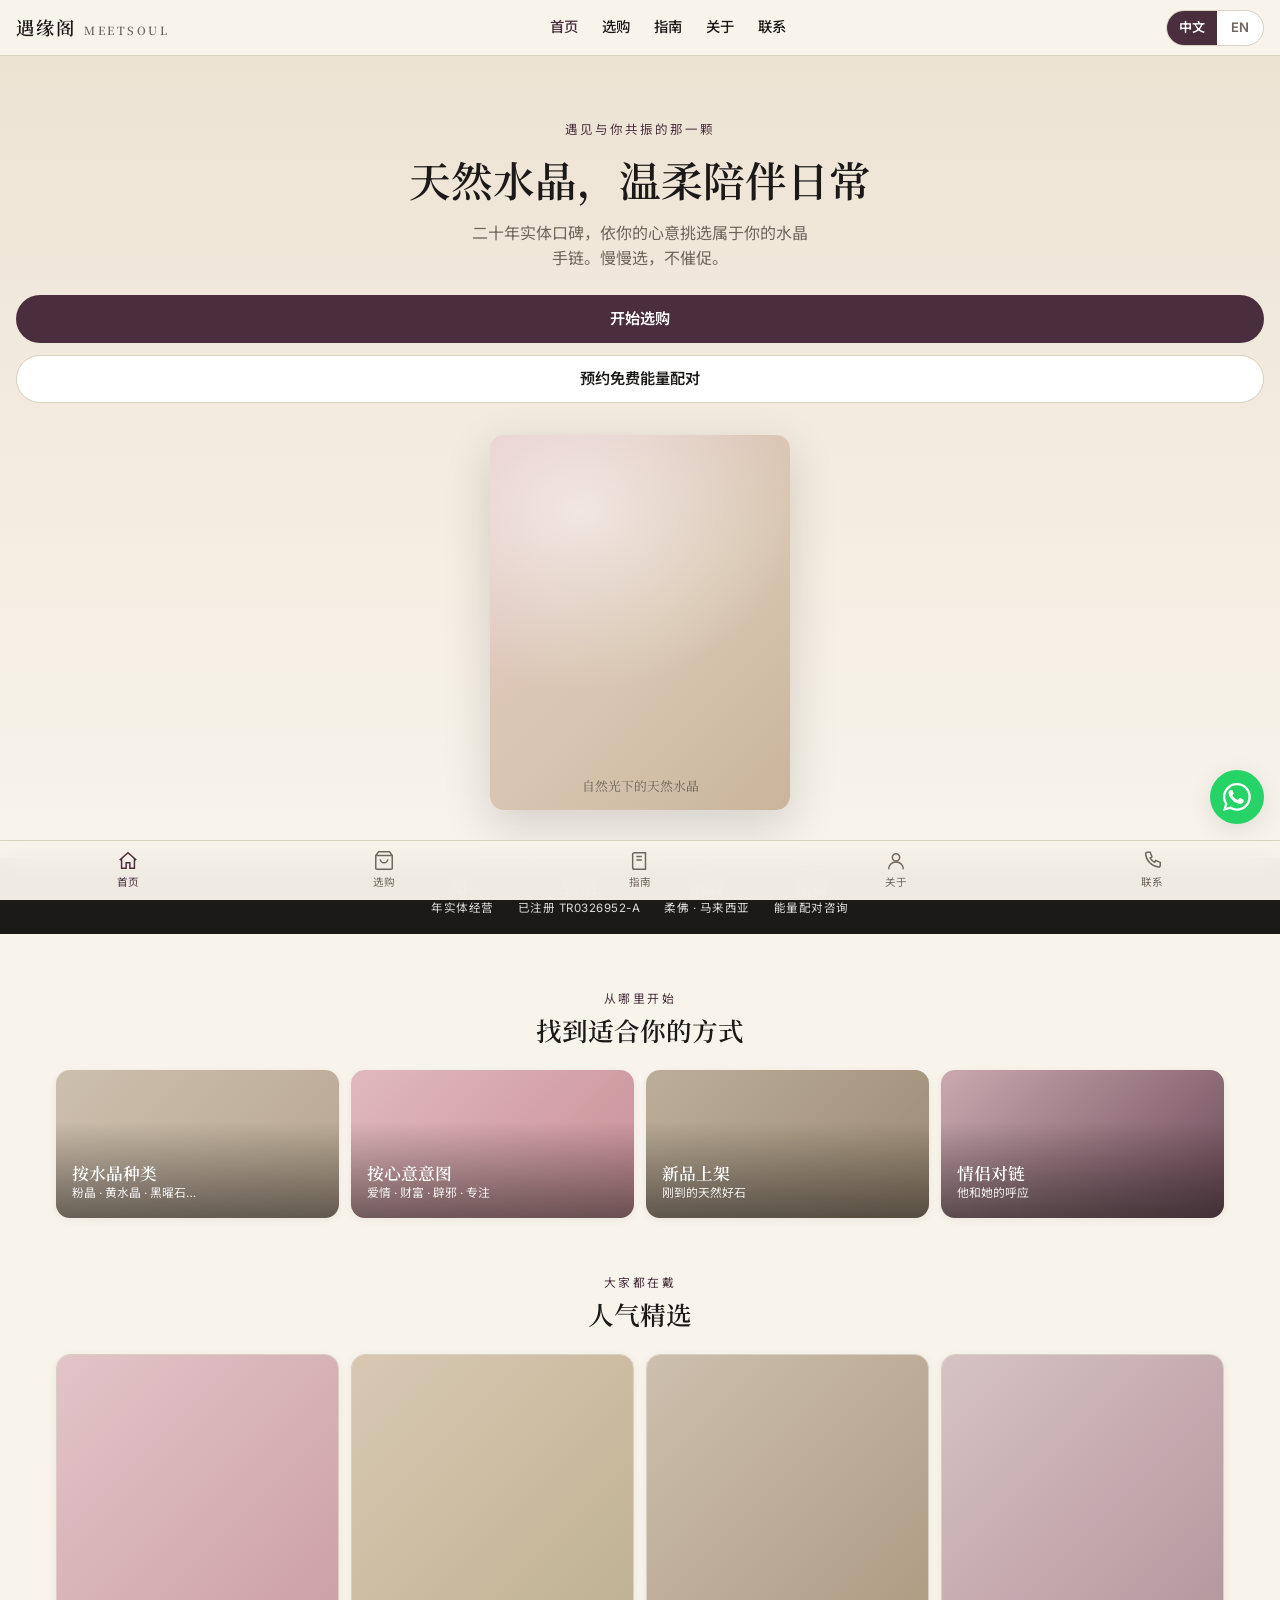
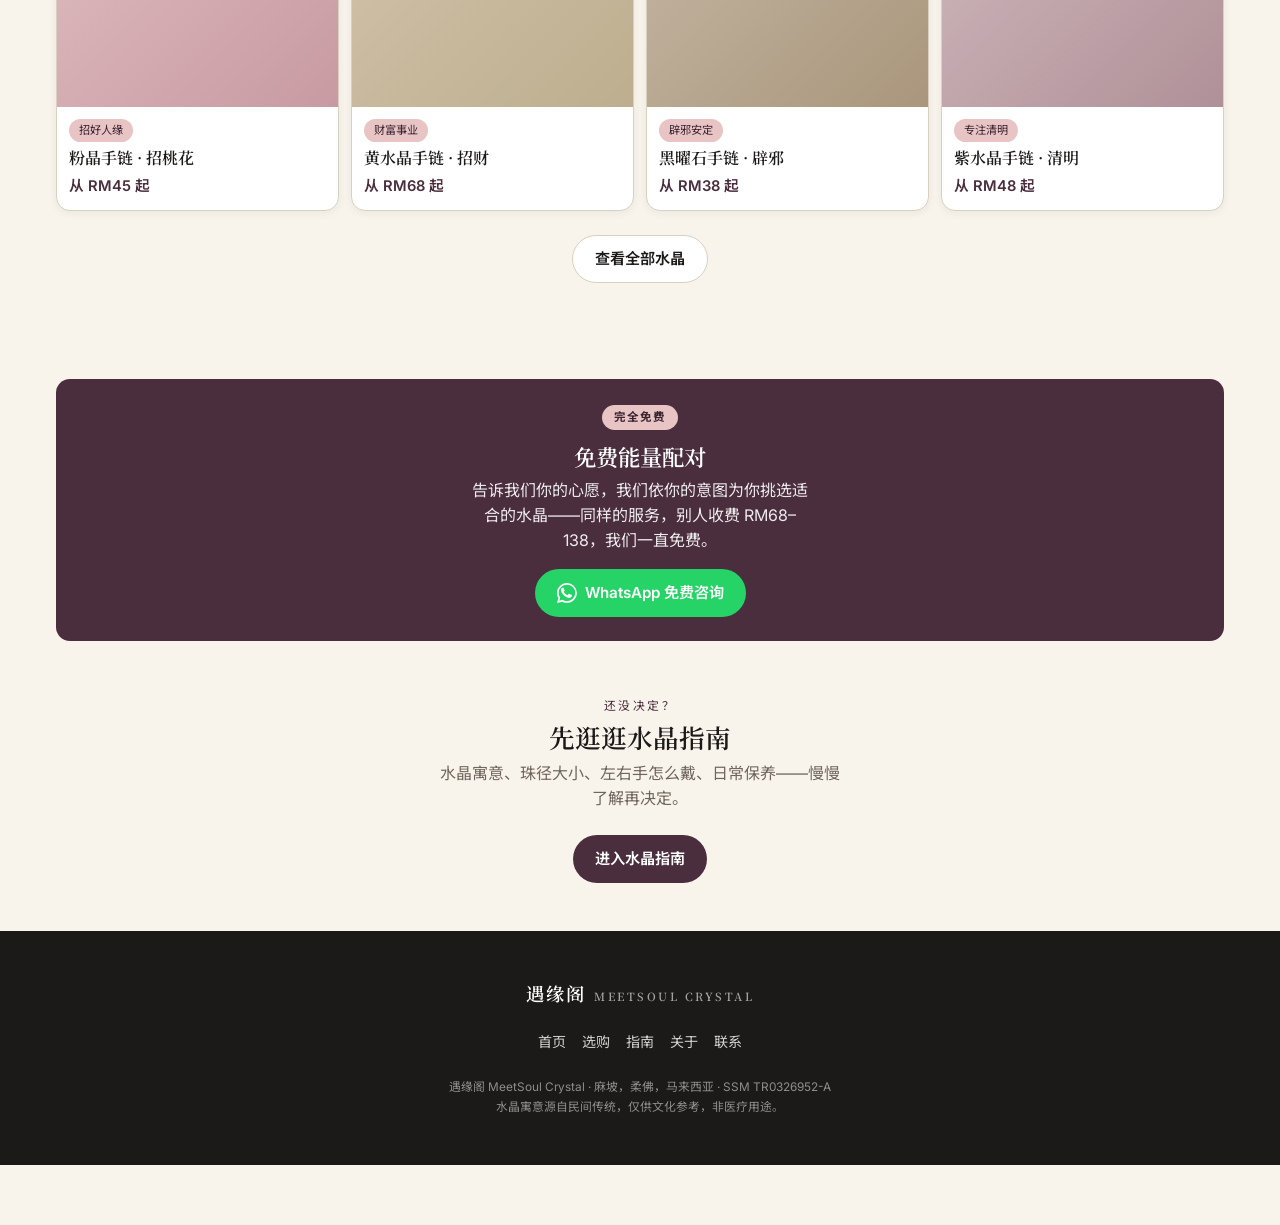
<file: meetsoul/index.html>
<!DOCTYPE html>
<html lang="zh">
<head>
<meta charset="UTF-8">
<meta name="viewport" content="width=device-width, initial-scale=1.0, viewport-fit=cover">
<meta name="theme-color" content="#F8F4EC">
<title>遇缘阁 MeetSoul Crystal · 天然水晶手链</title>
<meta name="description" content="遇缘阁 MeetSoul Crystal — 二十年实体口碑，天然水晶手链。依意图选石，免费能量配对，WhatsApp 下单。">
<link rel="preconnect" href="https://fonts.googleapis.com">
<link rel="preconnect" href="https://fonts.gstatic.com" crossorigin>
<link href="https://fonts.googleapis.com/css2?family=Cormorant+Garamond:wght@500;600&family=Inter:wght@400;500;600;700&family=Noto+Sans+SC:wght@400;500;700&family=Noto+Serif+SC:wght@500;600&display=swap" rel="stylesheet">
<link rel="stylesheet" href="assets/styles.css">
</head>
<body>

<!-- ░░ TOP BAR ░░ -->
<header class="topbar">
  <a class="brand" href="index.html" aria-label="MeetSoul Crystal home">
    <span class="zh">遇缘阁</span><span class="en">MeetSoul</span>
  </a>
  <nav class="top-links" aria-label="Primary">
    <a href="index.html" aria-current="page" data-zh="首页" data-en="Home">首页</a>
    <a href="shop.html" data-zh="选购" data-en="Shop">选购</a>
    <a href="guide.html" data-zh="指南" data-en="Guide">指南</a>
    <a href="about.html" data-zh="关于" data-en="About">关于</a>
    <a href="contact.html" data-zh="联系" data-en="Contact">联系</a>
  </nav>
  <div class="lang-switch" role="group" aria-label="Language / 语言">
    <button data-lang-btn="zh" aria-pressed="true">中文</button>
    <button data-lang-btn="en" aria-pressed="false">EN</button>
  </div>
</header>

<main>
  <!-- ░░ HERO ░░ -->
  <section class="hero">
    <p class="kicker" data-zh="遇见与你共振的那一颗" data-en="Find the one that resonates">遇见与你共振的那一颗</p>
    <h1 data-zh="天然水晶，温柔陪伴日常" data-en="Natural crystals, quietly with you">天然水晶，温柔陪伴日常</h1>
    <p data-zh="二十年实体口碑，依你的心意挑选属于你的水晶手链。慢慢选，不催促。" data-en="Twenty years offline, now online. Choose the bracelet that feels like yours — gently, no rush.">二十年实体口碑，依你的心意挑选属于你的水晶手链。慢慢选，不催促。</p>
    <div class="hero-cta">
      <a class="btn btn-primary btn-block" href="shop.html" data-zh="开始选购" data-en="Start shopping">开始选购</a>
      <a class="btn btn-ghost btn-block" href="contact.html" data-zh="预约免费能量配对" data-en="Free energy matching">预约免费能量配对</a>
    </div>
    <div class="hero-figure" role="img" aria-label="A soft-lit natural crystal bracelet resting on a marble tray / 大理石托盘上的天然水晶手链">
      <span data-zh="自然光下的天然水晶" data-en="Natural crystals in soft light">自然光下的天然水晶</span>
    </div>
  </section>

  <!-- ░░ TRUST STRIP (brief §5) ░░ -->
  <section class="trust" aria-label="Trust">
    <div><strong>20+</strong><span data-zh="年实体经营" data-en="years offline">年实体经营</span></div>
    <div><strong>SSM</strong><span data-zh="已注册 TR0326952-A" data-en="registered TR0326952-A">已注册 TR0326952-A</span></div>
    <div><strong data-zh="麻坡" data-en="Tangkak">麻坡</strong><span data-zh="柔佛 · 马来西亚" data-en="Johor · Malaysia">柔佛 · 马来西亚</span></div>
    <div><strong data-zh="免费" data-en="Free">免费</strong><span data-zh="能量配对咨询" data-en="energy matching">能量配对咨询</span></div>
  </section>

  <!-- ░░ ENTRY CARDS (brief §5) ░░ -->
  <section class="section wrap">
    <div class="sec-head">
      <p class="eyebrow" data-zh="从哪里开始" data-en="Where to begin">从哪里开始</p>
      <h2 data-zh="找到适合你的方式" data-en="Find your way in">找到适合你的方式</h2>
    </div>
    <div class="entry-grid">
      <a class="entry-card ec-stone" href="shop.html">
        <h3 data-zh="按水晶种类" data-en="By Stone">按水晶种类</h3>
        <span data-zh="粉晶 · 黄水晶 · 黑曜石…" data-en="Rose quartz · citrine · obsidian…">粉晶 · 黄水晶 · 黑曜石…</span>
      </a>
      <a class="entry-card ec-intent" href="shop.html#intention">
        <h3 data-zh="按心意意图" data-en="By Intention">按心意意图</h3>
        <span data-zh="爱情 · 财富 · 辟邪 · 专注" data-en="Love · wealth · calm · focus">爱情 · 财富 · 辟邪 · 专注</span>
      </a>
      <a class="entry-card ec-new" href="shop.html">
        <h3 data-zh="新品上架" data-en="New Arrivals">新品上架</h3>
        <span data-zh="刚到的天然好石" data-en="Just in">刚到的天然好石</span>
      </a>
      <a class="entry-card ec-couple" href="shop.html?format=couple">
        <h3 data-zh="情侣对链" data-en="Couple Sets">情侣对链</h3>
        <span data-zh="他和她的呼应" data-en="His & hers">他和她的呼应</span>
      </a>
    </div>
  </section>

  <!-- ░░ BESTSELLERS ░░ -->
  <section class="section wrap" style="padding-top:0">
    <div class="sec-head">
      <p class="eyebrow" data-zh="大家都在戴" data-en="Loved by many">大家都在戴</p>
      <h2 data-zh="人气精选" data-en="Bestsellers">人气精选</h2>
    </div>
    <div class="prod-grid" id="home-bestsellers"></div>
    <div class="center" style="margin-top:24px">
      <a class="btn btn-ghost" href="shop.html" data-zh="查看全部水晶" data-en="View all crystals">查看全部水晶</a>
    </div>
  </section>

  <!-- ░░ LEAD MAGNET (brief §6) ░░ -->
  <section class="section wrap">
    <div class="lead reveal">
      <span class="free-pill" data-zh="完全免费" data-en="ALWAYS FREE">完全免费</span>
      <h2 data-zh="免费能量配对" data-en="Free Energy Matching">免费能量配对</h2>
      <p data-zh="告诉我们你的心愿，我们依你的意图为你挑选适合的水晶——同样的服务，别人收费 RM68–138，我们一直免费。" data-en="Tell us what you're hoping for, and we'll suggest stones that fit your intention. Others charge RM68–138 — with us it's always free.">告诉我们你的心愿，我们依你的意图为你挑选适合的水晶——同样的服务，别人收费 RM68–138，我们一直免费。</p>
      <a class="btn btn-wa" data-wa-zh="你好 MeetSoul！我想要免费的能量配对咨询 🙏" data-wa-en="Hi MeetSoul! I'd love a free energy-matching consultation 🙏" href="#">
        <svg viewBox="0 0 24 24" aria-hidden="true"><path d="M.06 24l1.68-6.13A11.87 11.87 0 010 11.92C0 5.34 5.35 0 11.93 0a11.82 11.82 0 018.41 3.49 11.82 11.82 0 013.49 8.43c0 6.58-5.35 11.92-11.93 11.92a11.94 11.94 0 01-5.7-1.45L.06 24zM6.6 20.2l.36.21a9.9 9.9 0 004.96 1.36 9.92 9.92 0 009.92-9.91 9.85 9.85 0 00-2.9-7.01A9.84 9.84 0 0011.93 2a9.92 9.92 0 00-9.92 9.91c0 1.9.54 3.74 1.56 5.33l.24.38-1 3.63 3.79-1.05zM17.5 14.3c-.08-.13-.3-.21-.62-.37s-1.9-.94-2.19-1.04-.51-.16-.72.16-.83 1.03-1.02 1.25-.37.24-.69.08a8.1 8.1 0 01-2.39-1.47 9 9 0 01-1.66-2.06c-.17-.3 0-.46.13-.62s.3-.36.44-.54.19-.3.29-.51.05-.38-.03-.54-.72-1.74-1-2.38c-.26-.62-.53-.54-.72-.55l-.62-.01a1.18 1.18 0 00-.86.4c-.3.32-1.13 1.1-1.13 2.69s1.16 3.12 1.32 3.34 2.28 3.48 5.52 4.88c.77.33 1.37.53 1.84.68.77.25 1.48.21 2.03.13.62-.09 1.9-.78 2.17-1.53s.27-1.39.19-1.53z"/></svg>
        <span data-zh="WhatsApp 免费咨询" data-en="Ask on WhatsApp">WhatsApp 免费咨询</span>
      </a>
    </div>
  </section>

  <!-- ░░ GUIDE TEASER (brief §5) ░░ -->
  <section class="section wrap" style="padding-top:0">
    <div class="sec-head">
      <p class="eyebrow" data-zh="还没决定？" data-en="Not sure yet?">还没决定？</p>
      <h2 data-zh="先逛逛水晶指南" data-en="Browse the Guide first">先逛逛水晶指南</h2>
      <p data-zh="水晶寓意、珠径大小、左右手怎么戴、日常保养——慢慢了解再决定。" data-en="Meanings, bead sizes, which hand to wear, simple care — learn first, decide later.">水晶寓意、珠径大小、左右手怎么戴、日常保养——慢慢了解再决定。</p>
    </div>
    <div class="center">
      <a class="btn btn-primary" href="guide.html" data-zh="进入水晶指南" data-en="Open the Guide">进入水晶指南</a>
    </div>
  </section>
</main>

<!-- ░░ FOOTER ░░ -->
<footer class="footer">
  <div class="brand" style="justify-content:center"><span class="zh">遇缘阁</span><span class="en">MeetSoul Crystal</span></div>
  <nav aria-label="Footer">
    <a href="index.html" data-zh="首页" data-en="Home">首页</a>
    <a href="shop.html" data-zh="选购" data-en="Shop">选购</a>
    <a href="guide.html" data-zh="指南" data-en="Guide">指南</a>
    <a href="about.html" data-zh="关于" data-en="About">关于</a>
    <a href="contact.html" data-zh="联系" data-en="Contact">联系</a>
  </nav>
  <p class="legal">
    <span data-zh="遇缘阁 MeetSoul Crystal · 麻坡，柔佛，马来西亚 · SSM TR0326952-A" data-en="MeetSoul Crystal · Tangkak, Johor, Malaysia · SSM TR0326952-A">遇缘阁 MeetSoul Crystal · 麻坡，柔佛，马来西亚 · SSM TR0326952-A</span><br>
    <span data-zh="水晶寓意源自民间传统，仅供文化参考，非医疗用途。" data-en="Crystal meanings reflect folk tradition, shared for cultural interest only — not medical advice.">水晶寓意源自民间传统，仅供文化参考，非医疗用途。</span>
  </p>
</footer>

<!-- ░░ BOTTOM TAB BAR (brief §5) ░░ -->
<nav class="tabbar" aria-label="Mobile primary">
  <a href="index.html" aria-current="page">
    <svg viewBox="0 0 24 24" aria-hidden="true"><path d="M3 11l9-8 9 8M5 10v10h5v-6h4v6h5V10"/></svg>
    <span data-zh="首页" data-en="Home">首页</span>
  </a>
  <a href="shop.html">
    <svg viewBox="0 0 24 24" aria-hidden="true"><path d="M6 2L3 6v14a1 1 0 001 1h16a1 1 0 001-1V6l-3-4zM3 6h18M16 10a4 4 0 01-8 0"/></svg>
    <span data-zh="选购" data-en="Shop">选购</span>
  </a>
  <a href="guide.html">
    <svg viewBox="0 0 24 24" aria-hidden="true"><path d="M4 5a2 2 0 012-2h12v18H6a2 2 0 01-2-2zM18 3v18M8 7h6M8 11h6"/></svg>
    <span data-zh="指南" data-en="Guide">指南</span>
  </a>
  <a href="about.html">
    <svg viewBox="0 0 24 24" aria-hidden="true"><circle cx="12" cy="8" r="4"/><path d="M4 21a8 8 0 0116 0"/></svg>
    <span data-zh="关于" data-en="About">关于</span>
  </a>
  <a href="contact.html">
    <svg viewBox="0 0 24 24" aria-hidden="true"><path d="M21 16.5a2 2 0 01-2 2 16 16 0 01-14-14 2 2 0 012-2h3l2 5-2 1a12 12 0 005 5l1-2 5 2z"/></svg>
    <span data-zh="联系" data-en="Contact">联系</span>
  </a>
</nav>

<!-- ░░ FLOATING WHATSAPP (brief §5) ░░ -->
<a class="wa-float" data-wa-zh="你好 MeetSoul！我想咨询水晶 🙏" data-wa-en="Hi MeetSoul! I'd like to ask about your crystals 🙏" href="#" aria-label="WhatsApp">
  <svg viewBox="0 0 24 24" aria-hidden="true"><path d="M.06 24l1.68-6.13A11.87 11.87 0 010 11.92C0 5.34 5.35 0 11.93 0a11.82 11.82 0 018.41 3.49 11.82 11.82 0 013.49 8.43c0 6.58-5.35 11.92-11.93 11.92a11.94 11.94 0 01-5.7-1.45L.06 24zM6.6 20.2l.36.21a9.9 9.9 0 004.96 1.36 9.92 9.92 0 009.92-9.91 9.85 9.85 0 00-2.9-7.01A9.84 9.84 0 0011.93 2a9.92 9.92 0 00-9.92 9.91c0 1.9.54 3.74 1.56 5.33l.24.38-1 3.63 3.79-1.05zM17.5 14.3c-.08-.13-.3-.21-.62-.37s-1.9-.94-2.19-1.04-.51-.16-.72.16-.83 1.03-1.02 1.25-.37.24-.69.08a8.1 8.1 0 01-2.39-1.47 9 9 0 01-1.66-2.06c-.17-.3 0-.46.13-.62s.3-.36.44-.54.19-.3.29-.51.05-.38-.03-.54-.72-1.74-1-2.38c-.26-.62-.53-.54-.72-.55l-.62-.01a1.18 1.18 0 00-.86.4c-.3.32-1.13 1.1-1.13 2.69s1.16 3.12 1.32 3.34 2.28 3.48 5.52 4.88c.77.33 1.37.53 1.84.68.77.25 1.48.21 2.03.13.62-.09 1.9-.78 2.17-1.53s.27-1.39.19-1.53z"/></svg>
</a>

<script src="assets/data.js"></script>
<script src="assets/app.js"></script>
<script>
/* Home bestsellers */
(function(){
  var grid=document.getElementById("home-bestsellers"); if(!grid||typeof PRODUCTS==="undefined")return;
  var SW={s1:"linear-gradient(135deg,#e3c4c8,#c89aa1)",s2:"linear-gradient(135deg,#d8c8b2,#bcae8e)",s3:"linear-gradient(135deg,#cdbfae,#a9967c)",s4:"linear-gradient(135deg,#d6c2c5,#b09098)"};
  function render(){
    var t=function(zh,en){return window.MS.lang()==="zh"?zh:en;};
    grid.innerHTML=PRODUCTS.slice(0,4).map(function(p){
      var from=p.sizes[0].total;
      return '<a class="prod-card reveal in" href="product.html?id='+p.id+'">'+
        '<div class="prod-thumb" style="background:'+(SW[p.swatch]||SW.s1)+'"></div>'+
        '<div class="prod-body"><span class="tag">'+t(p.tag_zh,p.tag_en)+'</span>'+
        '<span class="name">'+t(p.name_zh,p.name_en)+'</span>'+
        '<span class="price">'+t("从 "+from+" 起","from "+from)+'</span></div></a>';
    }).join("");
  }
  render(); document.addEventListener("langchange",render);
})();
</script>
</body>
</html>
</file>
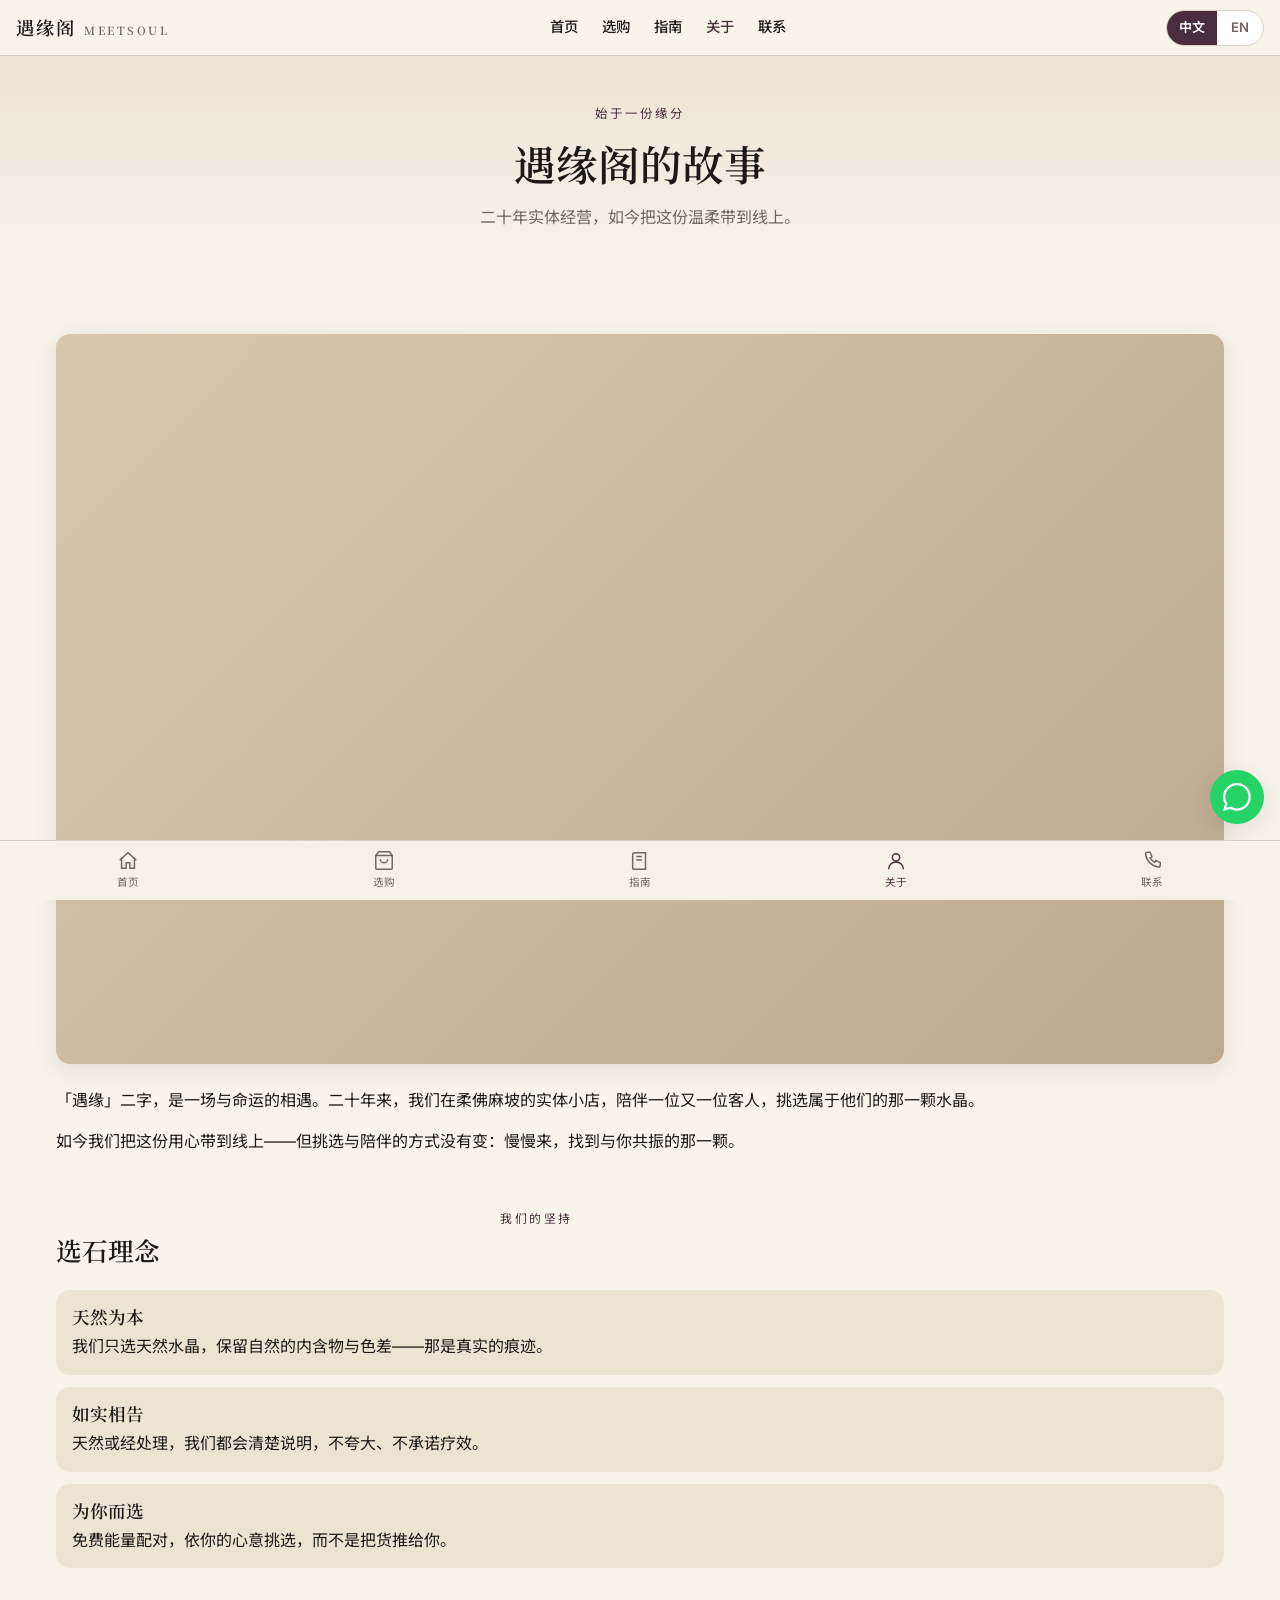
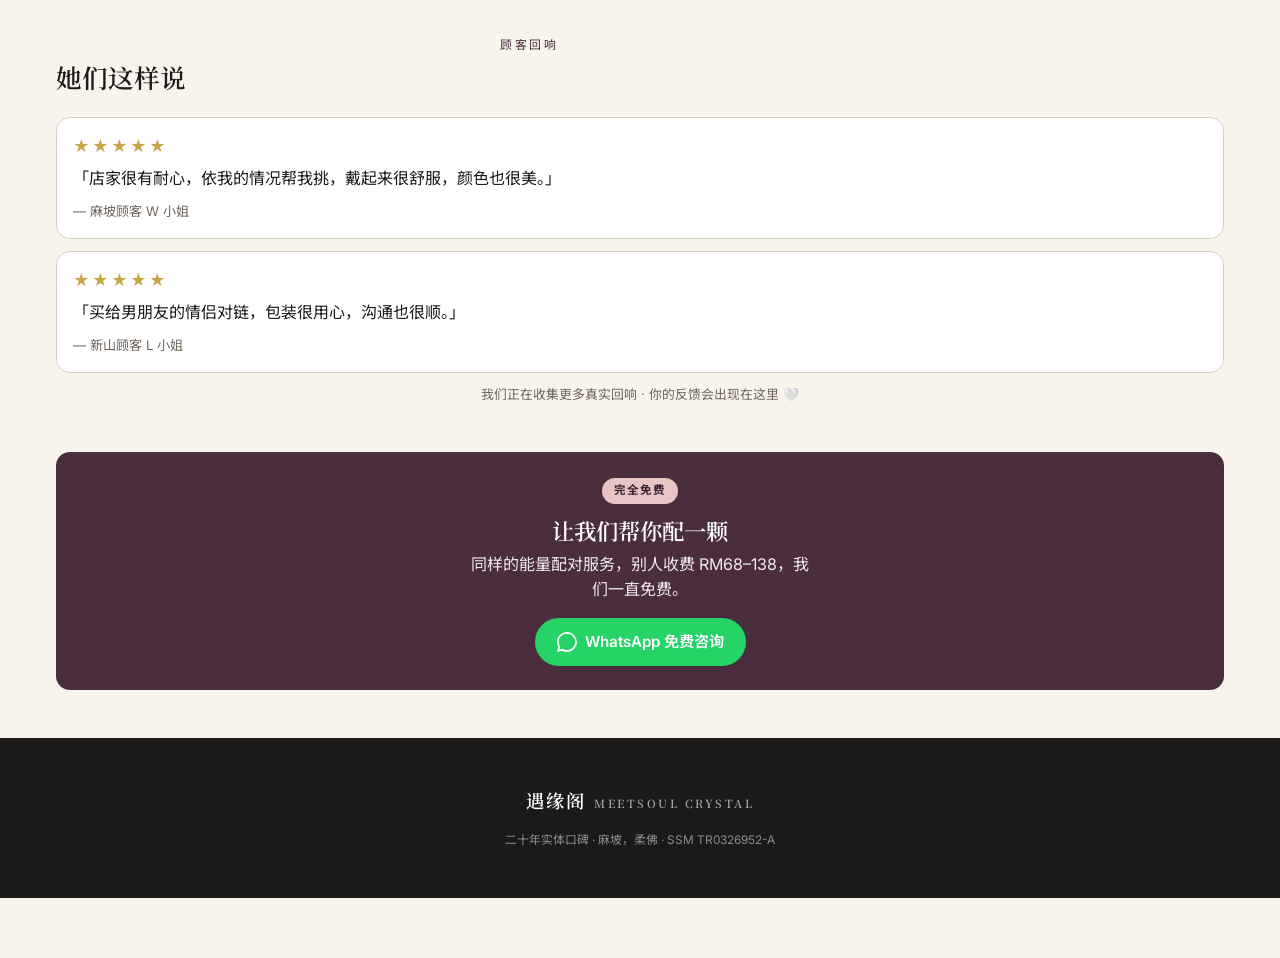
<file: meetsoul/about.html>
<!DOCTYPE html>
<html lang="zh">
<head>
<meta charset="UTF-8">
<meta name="viewport" content="width=device-width, initial-scale=1.0, viewport-fit=cover">
<meta name="theme-color" content="#F8F4EC">
<title>关于我们 · 遇缘阁 MeetSoul Crystal</title>
<meta name="description" content="遇缘阁 MeetSoul Crystal — 二十年实体口碑，源自麻坡。我们的品牌故事、选石理念与顾客回响。">
<link rel="preconnect" href="https://fonts.googleapis.com">
<link rel="preconnect" href="https://fonts.gstatic.com" crossorigin>
<link href="https://fonts.googleapis.com/css2?family=Cormorant+Garamond:wght@500;600&family=Inter:wght@400;500;600;700&family=Noto+Sans+SC:wght@400;500;700&family=Noto+Serif+SC:wght@500;600&display=swap" rel="stylesheet">
<link rel="stylesheet" href="assets/styles.css">
</head>
<body>

<header class="topbar">
  <a class="brand" href="index.html" aria-label="MeetSoul Crystal home"><span class="zh">遇缘阁</span><span class="en">MeetSoul</span></a>
  <nav class="top-links" aria-label="Primary">
    <a href="index.html" data-zh="首页" data-en="Home">首页</a>
    <a href="shop.html" data-zh="选购" data-en="Shop">选购</a>
    <a href="guide.html" data-zh="指南" data-en="Guide">指南</a>
    <a href="about.html" aria-current="page" data-zh="关于" data-en="About">关于</a>
    <a href="contact.html" data-zh="联系" data-en="Contact">联系</a>
  </nav>
  <div class="lang-switch" role="group" aria-label="Language / 语言">
    <button data-lang-btn="zh" aria-pressed="true">中文</button>
    <button data-lang-btn="en" aria-pressed="false">EN</button>
  </div>
</header>

<main>
  <section class="hero" style="padding-block:48px 32px">
    <p class="kicker" data-zh="始于一份缘分" data-en="An encounter of fate">始于一份缘分</p>
    <h1 data-zh="遇缘阁的故事" data-en="The MeetSoul story">遇缘阁的故事</h1>
    <p data-zh="二十年实体经营，如今把这份温柔带到线上。" data-en="Twenty years offline — now bringing that warmth online.">二十年实体经营，如今把这份温柔带到线上。</p>
  </section>

  <section class="section wrap">
    <div class="story-fig reveal" role="img" aria-label="MeetSoul's physical crystal store in Tangkak, with crystals on a wooden tray / 麻坡实体店内木盘上的水晶"></div>
    <p data-zh="「遇缘」二字，是一场与命运的相遇。二十年来，我们在柔佛麻坡的实体小店，陪伴一位又一位客人，挑选属于他们的那一颗水晶。" data-en="'MeetSoul / 遇缘' means an encounter of fate. For twenty years, from our physical store in Tangkak, Johor, we've helped one customer after another find the stone that's theirs.">「遇缘」二字，是一场与命运的相遇。二十年来，我们在柔佛麻坡的实体小店，陪伴一位又一位客人，挑选属于他们的那一颗水晶。</p>
    <p style="margin-top:16px" data-zh="如今我们把这份用心带到线上——但挑选与陪伴的方式没有变：慢慢来，找到与你共振的那一颗。" data-en="Now we bring that care online — but the way we choose and accompany hasn't changed: slowly, until you find the one that resonates with you.">如今我们把这份用心带到线上——但挑选与陪伴的方式没有变：慢慢来，找到与你共振的那一颗。</p>
  </section>

  <!-- ░░ VALUES / SOURCING ░░ -->
  <section class="section wrap" style="padding-top:0">
    <div class="sec-head" style="text-align:left">
      <p class="eyebrow" data-zh="我们的坚持" data-en="What we stand by">我们的坚持</p>
      <h2 data-zh="选石理念" data-en="Sourcing philosophy">选石理念</h2>
    </div>
    <div class="value-card reveal"><h3 data-zh="天然为本" data-en="Natural first">天然为本</h3><p data-zh="我们只选天然水晶，保留自然的内含物与色差——那是真实的痕迹。" data-en="We choose natural stones, keeping their inclusions and slight colour variation — the marks of the real thing.">我们只选天然水晶，保留自然的内含物与色差——那是真实的痕迹。</p></div>
    <div class="value-card reveal"><h3 data-zh="如实相告" data-en="Honest by default">如实相告</h3><p data-zh="天然或经处理，我们都会清楚说明，不夸大、不承诺疗效。" data-en="Natural or treated, we say so plainly — no exaggeration, no health claims.">天然或经处理，我们都会清楚说明，不夸大、不承诺疗效。</p></div>
    <div class="value-card reveal"><h3 data-zh="为你而选" data-en="Chosen for you">为你而选</h3><p data-zh="免费能量配对，依你的心意挑选，而不是把货推给你。" data-en="Free energy matching — chosen for your intention, not pushed onto you.">免费能量配对，依你的心意挑选，而不是把货推给你。</p></div>
  </section>

  <!-- ░░ REVIEWS (brief §6: start collecting) ░░ -->
  <section class="section wrap" style="padding-top:0">
    <div class="sec-head" style="text-align:left">
      <p class="eyebrow" data-zh="顾客回响" data-en="In their words">顾客回响</p>
      <h2 data-zh="她们这样说" data-en="What customers say">她们这样说</h2>
    </div>
    <div class="review reveal">
      <div class="stars" aria-label="5 out of 5">★★★★★</div>
      <p data-zh="「店家很有耐心，依我的情况帮我挑，戴起来很舒服，颜色也很美。」" data-en="“So patient — they matched a stone to my situation. Comfortable to wear and the colour is lovely.”">「店家很有耐心，依我的情况帮我挑，戴起来很舒服，颜色也很美。」</p>
      <p class="who" data-zh="— 麻坡顾客 W 小姐" data-en="— Ms W, Tangkak">— 麻坡顾客 W 小姐</p>
    </div>
    <div class="review reveal">
      <div class="stars" aria-label="5 out of 5">★★★★★</div>
      <p data-zh="「买给男朋友的情侣对链，包装很用心，沟通也很顺。」" data-en="“Bought a couple set for my partner — thoughtfully packed and easy to deal with.”">「买给男朋友的情侣对链，包装很用心，沟通也很顺。」</p>
      <p class="who" data-zh="— 新山顾客 L 小姐" data-en="— Ms L, Johor Bahru">— 新山顾客 L 小姐</p>
    </div>
    <p class="muted center" style="font-size:.8rem" data-zh="我们正在收集更多真实回响 · 你的反馈会出现在这里 🤍" data-en="We're gathering more real reviews · yours could appear here 🤍">我们正在收集更多真实回响 · 你的反馈会出现在这里 🤍</p>
  </section>

  <section class="section wrap" style="padding-top:0">
    <div class="lead reveal">
      <span class="free-pill" data-zh="完全免费" data-en="ALWAYS FREE">完全免费</span>
      <h2 data-zh="让我们帮你配一颗" data-en="Let us match you a stone">让我们帮你配一颗</h2>
      <p data-zh="同样的能量配对服务，别人收费 RM68–138，我们一直免费。" data-en="The same matching others charge RM68–138 for — always free with us.">同样的能量配对服务，别人收费 RM68–138，我们一直免费。</p>
      <a class="btn btn-wa" data-wa-zh="你好 MeetSoul！我想要免费的能量配对咨询 🙏" data-wa-en="Hi MeetSoul! I'd love a free energy-matching consultation 🙏" href="#">
        <svg viewBox="0 0 24 24" aria-hidden="true"><path d="M.06 24l1.68-6.13A11.87 11.87 0 010 11.92C0 5.34 5.35 0 11.93 0a11.82 11.82 0 018.41 3.49 11.82 11.82 0 013.49 8.43c0 6.58-5.35 11.92-11.93 11.92a11.94 11.94 0 01-5.7-1.45L.06 24zM6.6 20.2l.36.21a9.9 9.9 0 004.96 1.36 9.92 9.92 0 009.92-9.91 9.85 9.85 0 00-2.9-7.01A9.84 9.84 0 0011.93 2a9.92 9.92 0 00-9.92 9.91c0 1.9.54 3.74 1.56 5.33l.24.38-1 3.63 3.79-1.05z"/></svg>
        <span data-zh="WhatsApp 免费咨询" data-en="Ask on WhatsApp">WhatsApp 免费咨询</span>
      </a>
    </div>
  </section>
</main>

<footer class="footer">
  <div class="brand" style="justify-content:center"><span class="zh">遇缘阁</span><span class="en">MeetSoul Crystal</span></div>
  <p class="legal" style="margin-top:16px">
    <span data-zh="二十年实体口碑 · 麻坡，柔佛 · SSM TR0326952-A" data-en="20 years offline · Tangkak, Johor · SSM TR0326952-A">二十年实体口碑 · 麻坡，柔佛 · SSM TR0326952-A</span>
  </p>
</footer>

<nav class="tabbar" aria-label="Mobile primary">
  <a href="index.html"><svg viewBox="0 0 24 24" aria-hidden="true"><path d="M3 11l9-8 9 8M5 10v10h5v-6h4v6h5V10"/></svg><span data-zh="首页" data-en="Home">首页</span></a>
  <a href="shop.html"><svg viewBox="0 0 24 24" aria-hidden="true"><path d="M6 2L3 6v14a1 1 0 001 1h16a1 1 0 001-1V6l-3-4zM3 6h18M16 10a4 4 0 01-8 0"/></svg><span data-zh="选购" data-en="Shop">选购</span></a>
  <a href="guide.html"><svg viewBox="0 0 24 24" aria-hidden="true"><path d="M4 5a2 2 0 012-2h12v18H6a2 2 0 01-2-2zM18 3v18M8 7h6M8 11h6"/></svg><span data-zh="指南" data-en="Guide">指南</span></a>
  <a href="about.html" aria-current="page"><svg viewBox="0 0 24 24" aria-hidden="true"><circle cx="12" cy="8" r="4"/><path d="M4 21a8 8 0 0116 0"/></svg><span data-zh="关于" data-en="About">关于</span></a>
  <a href="contact.html"><svg viewBox="0 0 24 24" aria-hidden="true"><path d="M21 16.5a2 2 0 01-2 2 16 16 0 01-14-14 2 2 0 012-2h3l2 5-2 1a12 12 0 005 5l1-2 5 2z"/></svg><span data-zh="联系" data-en="Contact">联系</span></a>
</nav>

<a class="wa-float" data-wa-zh="你好 MeetSoul！我想咨询水晶 🙏" data-wa-en="Hi MeetSoul! I'd like to ask about your crystals 🙏" href="#" aria-label="WhatsApp">
  <svg viewBox="0 0 24 24" aria-hidden="true"><path d="M.06 24l1.68-6.13A11.87 11.87 0 010 11.92C0 5.34 5.35 0 11.93 0a11.82 11.82 0 018.41 3.49 11.82 11.82 0 013.49 8.43c0 6.58-5.35 11.92-11.93 11.92a11.94 11.94 0 01-5.7-1.45L.06 24zM6.6 20.2l.36.21a9.9 9.9 0 004.96 1.36 9.92 9.92 0 009.92-9.91 9.85 9.85 0 00-2.9-7.01A9.84 9.84 0 0011.93 2a9.92 9.92 0 00-9.92 9.91c0 1.9.54 3.74 1.56 5.33l.24.38-1 3.63 3.79-1.05z"/></svg>
</a>

<script src="assets/data.js"></script>
<script src="assets/app.js"></script>
</body>
</html>
</file>
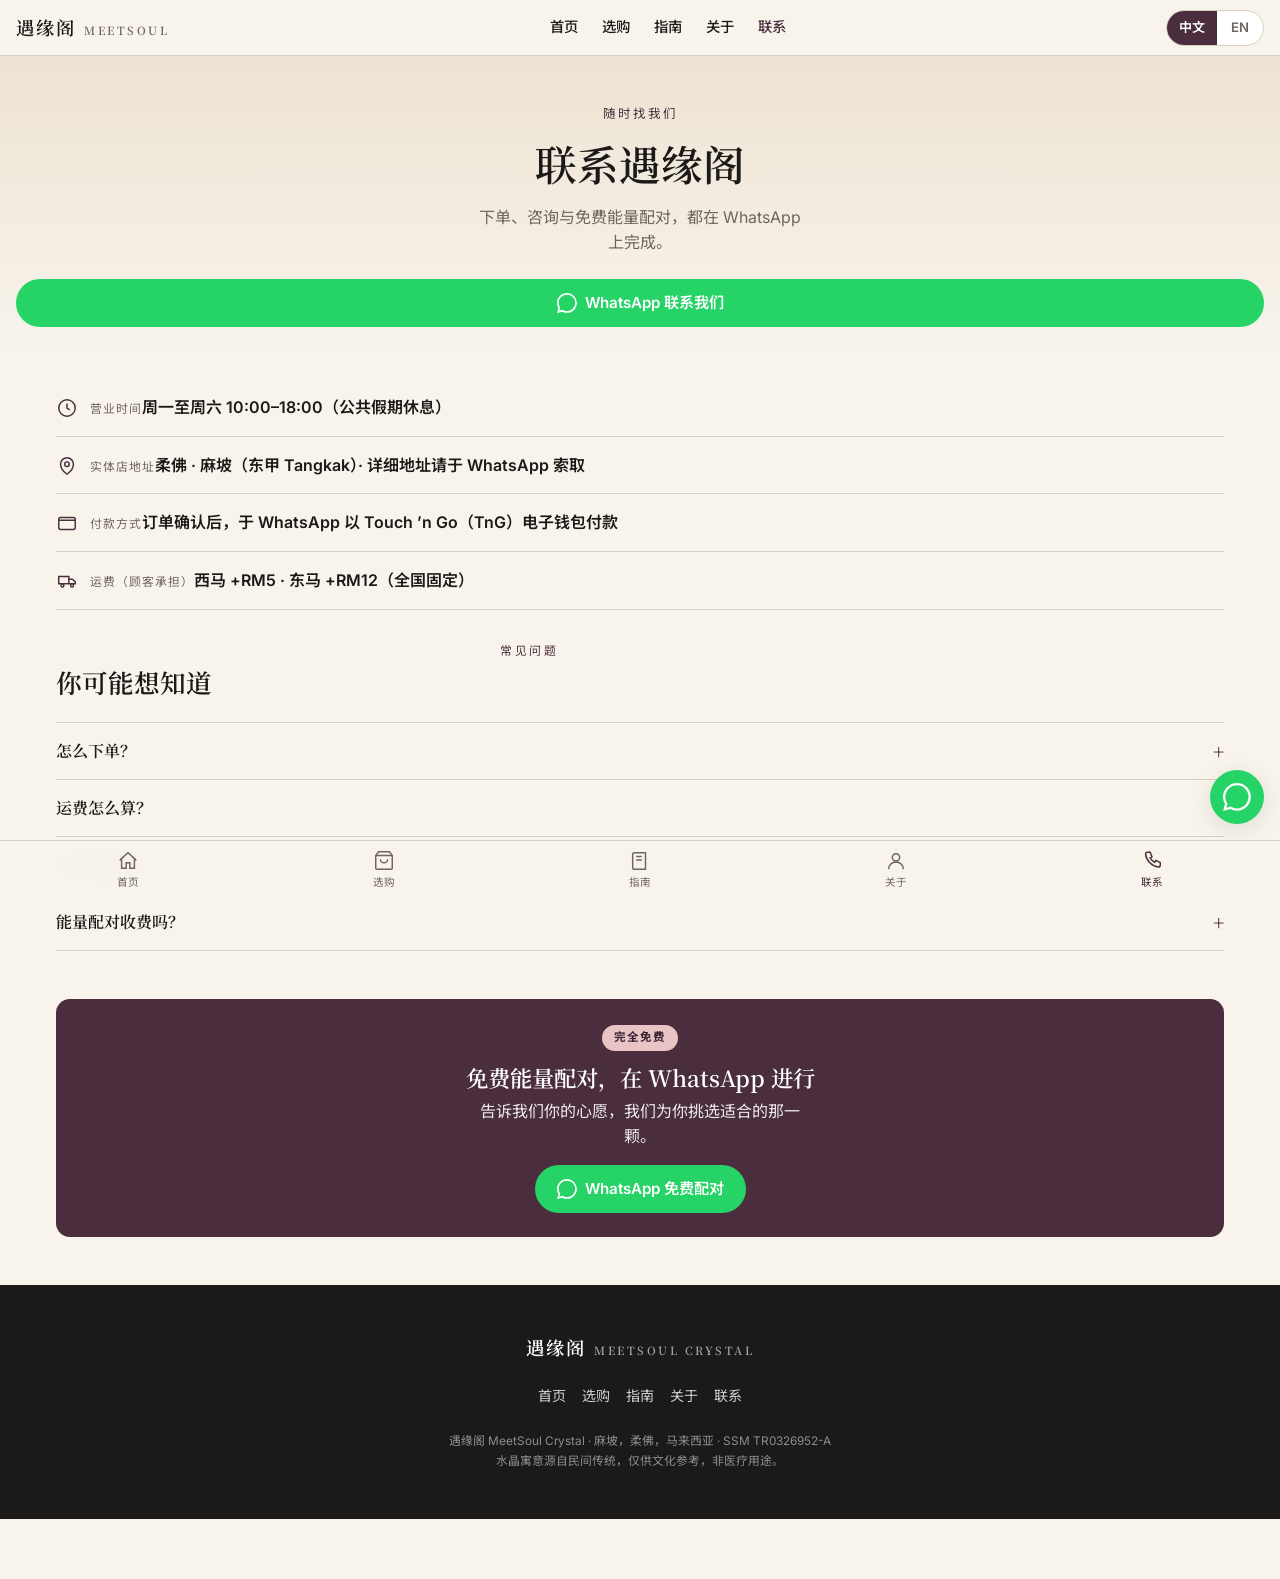
<file: meetsoul/contact.html>
<!DOCTYPE html>
<html lang="zh">
<head>
<meta charset="UTF-8">
<meta name="viewport" content="width=device-width, initial-scale=1.0, viewport-fit=cover">
<meta name="theme-color" content="#F8F4EC">
<title>联系我们 · 遇缘阁 MeetSoul Crystal</title>
<meta name="description" content="WhatsApp 下单与咨询、营业时间、地址、运费（西马 RM5 / 东马 RM12）、TnG 付款、退换政策与常见问题。">
<link rel="preconnect" href="https://fonts.googleapis.com">
<link rel="preconnect" href="https://fonts.gstatic.com" crossorigin>
<link href="https://fonts.googleapis.com/css2?family=Cormorant+Garamond:wght@500;600&family=Inter:wght@400;500;600;700&family=Noto+Sans+SC:wght@400;500;700&family=Noto+Serif+SC:wght@500;600&display=swap" rel="stylesheet">
<link rel="stylesheet" href="assets/styles.css">
</head>
<body>

<header class="topbar">
  <a class="brand" href="index.html" aria-label="MeetSoul Crystal home"><span class="zh">遇缘阁</span><span class="en">MeetSoul</span></a>
  <nav class="top-links" aria-label="Primary">
    <a href="index.html" data-zh="首页" data-en="Home">首页</a>
    <a href="shop.html" data-zh="选购" data-en="Shop">选购</a>
    <a href="guide.html" data-zh="指南" data-en="Guide">指南</a>
    <a href="about.html" data-zh="关于" data-en="About">关于</a>
    <a href="contact.html" aria-current="page" data-zh="联系" data-en="Contact">联系</a>
  </nav>
  <div class="lang-switch" role="group" aria-label="Language / 语言">
    <button data-lang-btn="zh" aria-pressed="true">中文</button>
    <button data-lang-btn="en" aria-pressed="false">EN</button>
  </div>
</header>

<main>
  <section class="hero" style="padding-block:48px 28px">
    <p class="kicker" data-zh="随时找我们" data-en="We're here">随时找我们</p>
    <h1 data-zh="联系遇缘阁" data-en="Get in touch">联系遇缘阁</h1>
    <p data-zh="下单、咨询与免费能量配对，都在 WhatsApp 上完成。" data-en="Ordering, questions and free energy matching all happen over WhatsApp.">下单、咨询与免费能量配对，都在 WhatsApp 上完成。</p>
    <div class="hero-cta">
      <a class="btn btn-wa btn-block" data-wa-zh="你好 MeetSoul！我想咨询 / 下单 🙏" data-wa-en="Hi MeetSoul! I'd like to ask a question / place an order 🙏" href="#">
        <svg viewBox="0 0 24 24" aria-hidden="true"><path d="M.06 24l1.68-6.13A11.87 11.87 0 010 11.92C0 5.34 5.35 0 11.93 0a11.82 11.82 0 018.41 3.49 11.82 11.82 0 013.49 8.43c0 6.58-5.35 11.92-11.93 11.92a11.94 11.94 0 01-5.7-1.45L.06 24zM6.6 20.2l.36.21a9.9 9.9 0 004.96 1.36 9.92 9.92 0 009.92-9.91 9.85 9.85 0 00-2.9-7.01A9.84 9.84 0 0011.93 2a9.92 9.92 0 00-9.92 9.91c0 1.9.54 3.74 1.56 5.33l.24.38-1 3.63 3.79-1.05z"/></svg>
        <span data-zh="WhatsApp 联系我们" data-en="Message us on WhatsApp">WhatsApp 联系我们</span>
      </a>
    </div>
  </section>

  <!-- ░░ INFO ROWS ░░ -->
  <section class="section wrap" style="padding-block:24px">
    <div class="info-row">
      <svg viewBox="0 0 24 24" aria-hidden="true"><circle cx="12" cy="12" r="9"/><path d="M12 7v5l3 2"/></svg>
      <div><span class="label" data-zh="营业时间" data-en="Hours">营业时间</span><span class="value" data-zh="周一至周六 10:00–18:00（公共假期休息）" data-en="Mon–Sat 10:00–18:00 (closed public holidays)">周一至周六 10:00–18:00（公共假期休息）</span></div>
    </div>
    <div class="info-row">
      <svg viewBox="0 0 24 24" aria-hidden="true"><path d="M12 21s-7-5.2-7-11a7 7 0 1114 0c0 5.8-7 11-7 11z"/><circle cx="12" cy="10" r="2.5"/></svg>
      <div><span class="label" data-zh="实体店地址" data-en="Store address">实体店地址</span><span class="value" data-zh="柔佛 · 麻坡（东甲 Tangkak）· 详细地址请于 WhatsApp 索取" data-en="Tangkak, Johor, Malaysia · full address on WhatsApp">柔佛 · 麻坡（东甲 Tangkak）· 详细地址请于 WhatsApp 索取</span></div>
    </div>
    <div class="info-row">
      <svg viewBox="0 0 24 24" aria-hidden="true"><rect x="3" y="6" width="18" height="13" rx="2"/><path d="M3 9h18"/></svg>
      <div><span class="label" data-zh="付款方式" data-en="Payment">付款方式</span><span class="value" data-zh="订单确认后，于 WhatsApp 以 Touch ’n Go（TnG）电子钱包付款" data-en="After confirmation, pay via Touch ’n Go (TnG) e-wallet over WhatsApp">订单确认后，于 WhatsApp 以 Touch ’n Go（TnG）电子钱包付款</span></div>
    </div>
    <div class="info-row">
      <svg viewBox="0 0 24 24" aria-hidden="true"><path d="M3 7h11v8H3zM14 10h4l3 3v2h-7z"/><circle cx="7" cy="17" r="1.6"/><circle cx="17.5" cy="17" r="1.6"/></svg>
      <div><span class="label" data-zh="运费（顾客承担）" data-en="Shipping (customer-paid)">运费（顾客承担）</span><span class="value" data-zh="西马 +RM5 · 东马 +RM12（全国固定）" data-en="West Malaysia +RM5 · East Malaysia +RM12 (flat)">西马 +RM5 · 东马 +RM12（全国固定）</span></div>
    </div>
  </section>

  <!-- ░░ FAQ ░░ -->
  <section class="section wrap" style="padding-top:0">
    <div class="sec-head" style="text-align:left">
      <p class="eyebrow" data-zh="常见问题" data-en="FAQ">常见问题</p>
      <h2 data-zh="你可能想知道" data-en="Good to know">你可能想知道</h2>
    </div>
    <div class="acc">
      <button class="acc-head" aria-expanded="false"><span data-zh="怎么下单？" data-en="How do I order?">怎么下单？</span><span class="ico">+</span></button>
      <div class="acc-panel"><div class="acc-panel-inner"><p data-zh="在商品页点「WhatsApp 下单」，讯息会自动带上你选的款式与尺寸，我们确认库存与总价后即可付款。" data-en="Tap “Order via WhatsApp” on any product — the message pre-fills your chosen style and size. We confirm stock and total, then you pay.">在商品页点「WhatsApp 下单」，讯息会自动带上你选的款式与尺寸，我们确认库存与总价后即可付款。</p></div></div>
    </div>
    <div class="acc">
      <button class="acc-head" aria-expanded="false"><span data-zh="运费怎么算？" data-en="What's the shipping cost?">运费怎么算？</span><span class="ico">+</span></button>
      <div class="acc-panel"><div class="acc-panel-inner"><p data-zh="西马固定 RM5，东马固定 RM12，由顾客承担，会在确认订单时一并告知。" data-en="Flat RM5 for West Malaysia, RM12 for East Malaysia, paid by the customer — confirmed with your order total.">西马固定 RM5，东马固定 RM12，由顾客承担，会在确认订单时一并告知。</p></div></div>
    </div>
    <div class="acc">
      <button class="acc-head" aria-expanded="false"><span data-zh="可以退换吗？" data-en="Can I return or exchange?">可以退换吗？</span><span class="ico">+</span></button>
      <div class="acc-panel"><div class="acc-panel-inner"><p data-zh="收到货后如有品质问题，请于 3 天内附上开箱照片于 WhatsApp 联系我们，我们会协助退换。因天然水晶有自然色差，色差与内含物不属于瑕疵。（完整政策以与店家确认为准。）" data-en="If there's a quality issue, contact us on WhatsApp within 3 days with unboxing photos and we'll help arrange an exchange. Natural colour variation and inclusions are not defects. (Final policy as confirmed with the store.)">收到货后如有品质问题，请于 3 天内附上开箱照片于 WhatsApp 联系我们，我们会协助退换。因天然水晶有自然色差，色差与内含物不属于瑕疵。（完整政策以与店家确认为准。）</p></div></div>
    </div>
    <div class="acc">
      <button class="acc-head" aria-expanded="false"><span data-zh="能量配对收费吗？" data-en="Is energy matching free?">能量配对收费吗？</span><span class="ico">+</span></button>
      <div class="acc-panel"><div class="acc-panel-inner"><p data-zh="完全免费。直接在 WhatsApp 告诉我们你的心愿，我们会依你的意图为你推荐适合的水晶。" data-en="Completely free. Just tell us your intention on WhatsApp and we'll suggest stones that fit.">完全免费。直接在 WhatsApp 告诉我们你的心愿，我们会依你的意图为你推荐适合的水晶。</p></div></div>
    </div>
  </section>

  <section class="section wrap" style="padding-top:0">
    <div class="lead reveal">
      <span class="free-pill" data-zh="完全免费" data-en="ALWAYS FREE">完全免费</span>
      <h2 data-zh="免费能量配对，在 WhatsApp 进行" data-en="Free matching, on WhatsApp">免费能量配对，在 WhatsApp 进行</h2>
      <p data-zh="告诉我们你的心愿，我们为你挑选适合的那一颗。" data-en="Tell us your intention — we'll help you find the one.">告诉我们你的心愿，我们为你挑选适合的那一颗。</p>
      <a class="btn btn-wa" data-wa-zh="你好 MeetSoul！我想要免费的能量配对咨询 🙏" data-wa-en="Hi MeetSoul! I'd love a free energy-matching consultation 🙏" href="#">
        <svg viewBox="0 0 24 24" aria-hidden="true"><path d="M.06 24l1.68-6.13A11.87 11.87 0 010 11.92C0 5.34 5.35 0 11.93 0a11.82 11.82 0 018.41 3.49 11.82 11.82 0 013.49 8.43c0 6.58-5.35 11.92-11.93 11.92a11.94 11.94 0 01-5.7-1.45L.06 24zM6.6 20.2l.36.21a9.9 9.9 0 004.96 1.36 9.92 9.92 0 009.92-9.91 9.85 9.85 0 00-2.9-7.01A9.84 9.84 0 0011.93 2a9.92 9.92 0 00-9.92 9.91c0 1.9.54 3.74 1.56 5.33l.24.38-1 3.63 3.79-1.05z"/></svg>
        <span data-zh="WhatsApp 免费配对" data-en="Match me free">WhatsApp 免费配对</span>
      </a>
    </div>
  </section>
</main>

<footer class="footer">
  <div class="brand" style="justify-content:center"><span class="zh">遇缘阁</span><span class="en">MeetSoul Crystal</span></div>
  <nav aria-label="Footer">
    <a href="index.html" data-zh="首页" data-en="Home">首页</a>
    <a href="shop.html" data-zh="选购" data-en="Shop">选购</a>
    <a href="guide.html" data-zh="指南" data-en="Guide">指南</a>
    <a href="about.html" data-zh="关于" data-en="About">关于</a>
    <a href="contact.html" data-zh="联系" data-en="Contact">联系</a>
  </nav>
  <p class="legal">
    <span data-zh="遇缘阁 MeetSoul Crystal · 麻坡，柔佛，马来西亚 · SSM TR0326952-A" data-en="MeetSoul Crystal · Tangkak, Johor, Malaysia · SSM TR0326952-A">遇缘阁 MeetSoul Crystal · 麻坡，柔佛，马来西亚 · SSM TR0326952-A</span><br>
    <span data-zh="水晶寓意源自民间传统，仅供文化参考，非医疗用途。" data-en="Crystal meanings reflect folk tradition, shared for cultural interest only — not medical advice.">水晶寓意源自民间传统，仅供文化参考，非医疗用途。</span>
  </p>
</footer>

<nav class="tabbar" aria-label="Mobile primary">
  <a href="index.html"><svg viewBox="0 0 24 24" aria-hidden="true"><path d="M3 11l9-8 9 8M5 10v10h5v-6h4v6h5V10"/></svg><span data-zh="首页" data-en="Home">首页</span></a>
  <a href="shop.html"><svg viewBox="0 0 24 24" aria-hidden="true"><path d="M6 2L3 6v14a1 1 0 001 1h16a1 1 0 001-1V6l-3-4zM3 6h18M16 10a4 4 0 01-8 0"/></svg><span data-zh="选购" data-en="Shop">选购</span></a>
  <a href="guide.html"><svg viewBox="0 0 24 24" aria-hidden="true"><path d="M4 5a2 2 0 012-2h12v18H6a2 2 0 01-2-2zM18 3v18M8 7h6M8 11h6"/></svg><span data-zh="指南" data-en="Guide">指南</span></a>
  <a href="about.html"><svg viewBox="0 0 24 24" aria-hidden="true"><circle cx="12" cy="8" r="4"/><path d="M4 21a8 8 0 0116 0"/></svg><span data-zh="关于" data-en="About">关于</span></a>
  <a href="contact.html" aria-current="page"><svg viewBox="0 0 24 24" aria-hidden="true"><path d="M21 16.5a2 2 0 01-2 2 16 16 0 01-14-14 2 2 0 012-2h3l2 5-2 1a12 12 0 005 5l1-2 5 2z"/></svg><span data-zh="联系" data-en="Contact">联系</span></a>
</nav>

<a class="wa-float" data-wa-zh="你好 MeetSoul！我想咨询水晶 🙏" data-wa-en="Hi MeetSoul! I'd like to ask about your crystals 🙏" href="#" aria-label="WhatsApp">
  <svg viewBox="0 0 24 24" aria-hidden="true"><path d="M.06 24l1.68-6.13A11.87 11.87 0 010 11.92C0 5.34 5.35 0 11.93 0a11.82 11.82 0 018.41 3.49 11.82 11.82 0 013.49 8.43c0 6.58-5.35 11.92-11.93 11.92a11.94 11.94 0 01-5.7-1.45L.06 24zM6.6 20.2l.36.21a9.9 9.9 0 004.96 1.36 9.92 9.92 0 009.92-9.91 9.85 9.85 0 00-2.9-7.01A9.84 9.84 0 0011.93 2a9.92 9.92 0 00-9.92 9.91c0 1.9.54 3.74 1.56 5.33l.24.38-1 3.63 3.79-1.05z"/></svg>
</a>

<script src="assets/data.js"></script>
<script src="assets/app.js"></script>
</body>
</html>
</file>
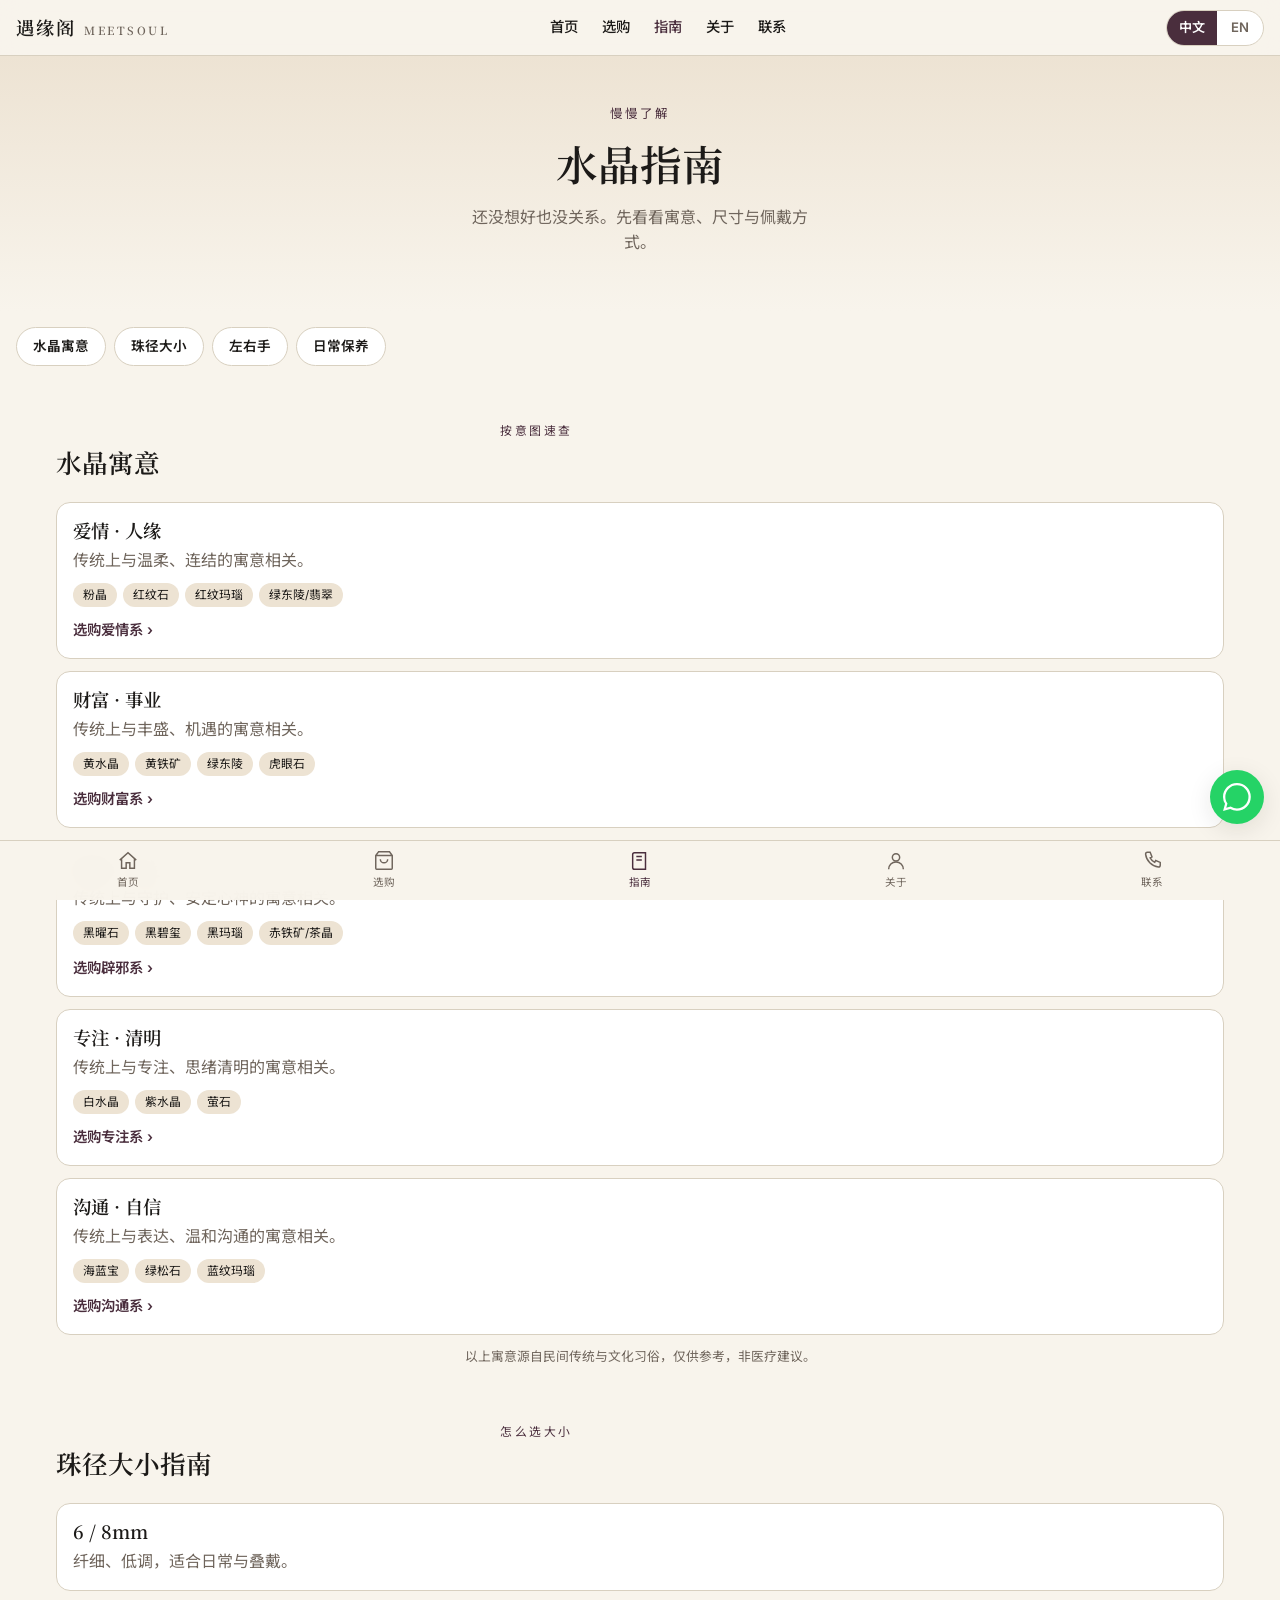
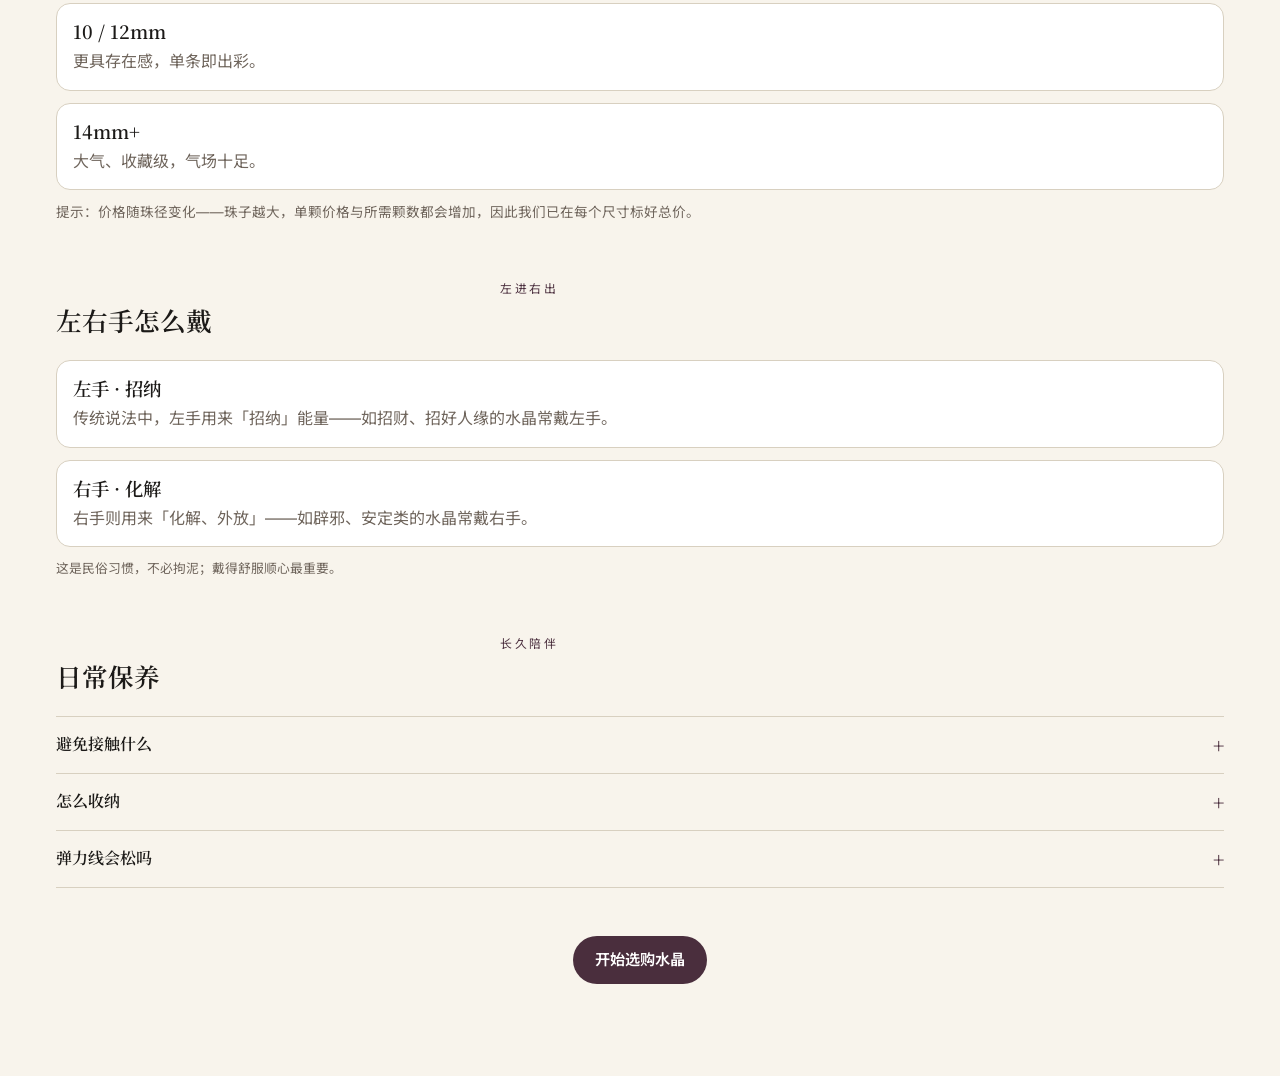
<file: meetsoul/guide.html>
<!DOCTYPE html>
<html lang="zh">
<head>
<meta charset="UTF-8">
<meta name="viewport" content="width=device-width, initial-scale=1.0, viewport-fit=cover">
<meta name="theme-color" content="#F8F4EC">
<title>水晶指南 · 遇缘阁 MeetSoul Crystal</title>
<meta name="description" content="水晶寓意速查、珠径大小指南、左右手怎么戴、日常保养——慢慢了解，再决定。">
<link rel="preconnect" href="https://fonts.googleapis.com">
<link rel="preconnect" href="https://fonts.gstatic.com" crossorigin>
<link href="https://fonts.googleapis.com/css2?family=Cormorant+Garamond:wght@500;600&family=Inter:wght@400;500;600;700&family=Noto+Sans+SC:wght@400;500;700&family=Noto+Serif+SC:wght@500;600&display=swap" rel="stylesheet">
<link rel="stylesheet" href="assets/styles.css">
</head>
<body>

<header class="topbar">
  <a class="brand" href="index.html" aria-label="MeetSoul Crystal home"><span class="zh">遇缘阁</span><span class="en">MeetSoul</span></a>
  <nav class="top-links" aria-label="Primary">
    <a href="index.html" data-zh="首页" data-en="Home">首页</a>
    <a href="shop.html" data-zh="选购" data-en="Shop">选购</a>
    <a href="guide.html" aria-current="page" data-zh="指南" data-en="Guide">指南</a>
    <a href="about.html" data-zh="关于" data-en="About">关于</a>
    <a href="contact.html" data-zh="联系" data-en="Contact">联系</a>
  </nav>
  <div class="lang-switch" role="group" aria-label="Language / 语言">
    <button data-lang-btn="zh" aria-pressed="true">中文</button>
    <button data-lang-btn="en" aria-pressed="false">EN</button>
  </div>
</header>

<main>
  <section class="hero" style="padding-block:48px 32px">
    <p class="kicker" data-zh="慢慢了解" data-en="Take your time">慢慢了解</p>
    <h1 data-zh="水晶指南" data-en="Crystal Guide">水晶指南</h1>
    <p data-zh="还没想好也没关系。先看看寓意、尺寸与佩戴方式。" data-en="Not ready to buy? That's fine. Start with meanings, sizes and how to wear.">还没想好也没关系。先看看寓意、尺寸与佩戴方式。</p>
  </section>

  <div class="guide-tabs" aria-label="Guide sections">
    <a href="#meanings" data-zh="水晶寓意" data-en="Meanings">水晶寓意</a>
    <a href="#size" data-zh="珠径大小" data-en="Bead size">珠径大小</a>
    <a href="#hand" data-zh="左右手" data-en="Which hand">左右手</a>
    <a href="#care" data-zh="日常保养" data-en="Care">日常保养</a>
  </div>

  <!-- ░░ MEANINGS (brief §3 table, non-medical language) ░░ -->
  <section class="section wrap" id="meanings">
    <div class="sec-head" style="text-align:left">
      <p class="eyebrow" data-zh="按意图速查" data-en="By intention">按意图速查</p>
      <h2 data-zh="水晶寓意" data-en="Crystal meanings">水晶寓意</h2>
    </div>

    <div class="intent-card reveal">
      <h3 data-zh="爱情 · 人缘" data-en="Love & Relationships">爱情 · 人缘</h3>
      <p class="muted" data-zh="传统上与温柔、连结的寓意相关。" data-en="Traditionally associated with warmth and connection.">传统上与温柔、连结的寓意相关。</p>
      <div class="stones">
        <span data-zh="粉晶" data-en="Rose quartz">粉晶</span><span data-zh="红纹石" data-en="Rhodonite">红纹石</span><span data-zh="红纹玛瑙" data-en="Rhodochrosite">红纹玛瑙</span><span data-zh="绿东陵/翡翠" data-en="Green jade">绿东陵/翡翠</span>
      </div>
      <a href="shop.html?intention=love" data-zh="选购爱情系 ›" data-en="Shop love stones ›">选购爱情系 ›</a>
    </div>

    <div class="intent-card reveal">
      <h3 data-zh="财富 · 事业" data-en="Wealth & Career">财富 · 事业</h3>
      <p class="muted" data-zh="传统上与丰盛、机遇的寓意相关。" data-en="Traditionally associated with abundance and opportunity.">传统上与丰盛、机遇的寓意相关。</p>
      <div class="stones">
        <span data-zh="黄水晶" data-en="Citrine">黄水晶</span><span data-zh="黄铁矿" data-en="Pyrite">黄铁矿</span><span data-zh="绿东陵" data-en="Green aventurine">绿东陵</span><span data-zh="虎眼石" data-en="Tiger's eye">虎眼石</span>
      </div>
      <a href="shop.html?intention=wealth" data-zh="选购财富系 ›" data-en="Shop wealth stones ›">选购财富系 ›</a>
    </div>

    <div class="intent-card reveal">
      <h3 data-zh="辟邪 · 安定" data-en="Protection & Calm">辟邪 · 安定</h3>
      <p class="muted" data-zh="传统上与守护、安定心神的寓意相关。" data-en="Traditionally associated with grounding and protection.">传统上与守护、安定心神的寓意相关。</p>
      <div class="stones">
        <span data-zh="黑曜石" data-en="Black obsidian">黑曜石</span><span data-zh="黑碧玺" data-en="Black tourmaline">黑碧玺</span><span data-zh="黑玛瑙" data-en="Black onyx">黑玛瑙</span><span data-zh="赤铁矿/茶晶" data-en="Hematite / smoky quartz">赤铁矿/茶晶</span>
      </div>
      <a href="shop.html?intention=protect" data-zh="选购辟邪系 ›" data-en="Shop protection stones ›">选购辟邪系 ›</a>
    </div>

    <div class="intent-card reveal">
      <h3 data-zh="专注 · 清明" data-en="Focus & Clarity">专注 · 清明</h3>
      <p class="muted" data-zh="传统上与专注、思绪清明的寓意相关。" data-en="Traditionally associated with focus and a clear mind.">传统上与专注、思绪清明的寓意相关。</p>
      <div class="stones">
        <span data-zh="白水晶" data-en="Clear quartz">白水晶</span><span data-zh="紫水晶" data-en="Amethyst">紫水晶</span><span data-zh="萤石" data-en="Fluorite">萤石</span>
      </div>
      <a href="shop.html?intention=focus" data-zh="选购专注系 ›" data-en="Shop focus stones ›">选购专注系 ›</a>
    </div>

    <div class="intent-card reveal">
      <h3 data-zh="沟通 · 自信" data-en="Communication & Confidence">沟通 · 自信</h3>
      <p class="muted" data-zh="传统上与表达、温和沟通的寓意相关。" data-en="Traditionally associated with expression and gentle communication.">传统上与表达、温和沟通的寓意相关。</p>
      <div class="stones">
        <span data-zh="海蓝宝" data-en="Aquamarine">海蓝宝</span><span data-zh="绿松石" data-en="Turquoise">绿松石</span><span data-zh="蓝纹玛瑙" data-en="Blue lace agate">蓝纹玛瑙</span>
      </div>
      <a href="shop.html?intention=comm" data-zh="选购沟通系 ›" data-en="Shop communication stones ›">选购沟通系 ›</a>
    </div>

    <p class="muted center" style="font-size:.8rem;margin-top:8px" data-zh="以上寓意源自民间传统与文化习俗，仅供参考，非医疗建议。" data-en="Meanings above reflect folk tradition and cultural custom — for interest only, not medical advice.">以上寓意源自民间传统与文化习俗，仅供参考，非医疗建议。</p>
  </section>

  <!-- ░░ BEAD SIZE GUIDE ░░ -->
  <section class="section wrap" id="size" style="padding-top:0">
    <div class="sec-head" style="text-align:left">
      <p class="eyebrow" data-zh="怎么选大小" data-en="Choosing a size">怎么选大小</p>
      <h2 data-zh="珠径大小指南" data-en="Bead size guide">珠径大小指南</h2>
    </div>
    <div class="intent-card"><h3>6 / 8mm</h3><p class="muted" data-zh="纤细、低调，适合日常与叠戴。" data-en="Delicate and understated — great for everyday and stacking.">纤细、低调，适合日常与叠戴。</p></div>
    <div class="intent-card"><h3>10 / 12mm</h3><p class="muted" data-zh="更具存在感，单条即出彩。" data-en="More of a statement — stands out worn on its own.">更具存在感，单条即出彩。</p></div>
    <div class="intent-card"><h3>14mm+</h3><p class="muted" data-zh="大气、收藏级，气场十足。" data-en="Bold, collector-level presence.">大气、收藏级，气场十足。</p></div>
    <p class="muted" style="font-size:.85rem" data-zh="提示：价格随珠径变化——珠子越大，单颗价格与所需颗数都会增加，因此我们已在每个尺寸标好总价。" data-en="Note: price scales with size — larger beads cost more each AND you need more of them, so we show the total for every size.">提示：价格随珠径变化——珠子越大，单颗价格与所需颗数都会增加，因此我们已在每个尺寸标好总价。</p>
  </section>

  <!-- ░░ WHICH HAND ░░ -->
  <section class="section wrap" id="hand" style="padding-top:0">
    <div class="sec-head" style="text-align:left">
      <p class="eyebrow" data-zh="左进右出" data-en="Left in, right out">左进右出</p>
      <h2 data-zh="左右手怎么戴" data-en="Which hand to wear">左右手怎么戴</h2>
    </div>
    <div class="intent-card"><h3 data-zh="左手 · 招纳" data-en="Left · receiving">左手 · 招纳</h3><p class="muted" data-zh="传统说法中，左手用来「招纳」能量——如招财、招好人缘的水晶常戴左手。" data-en="In tradition, the left hand 'receives' — stones for attracting (wealth, good ties) are often worn on the left.">传统说法中，左手用来「招纳」能量——如招财、招好人缘的水晶常戴左手。</p></div>
    <div class="intent-card"><h3 data-zh="右手 · 化解" data-en="Right · releasing">右手 · 化解</h3><p class="muted" data-zh="右手则用来「化解、外放」——如辟邪、安定类的水晶常戴右手。" data-en="The right hand 'releases' — protective, grounding stones are often worn on the right.">右手则用来「化解、外放」——如辟邪、安定类的水晶常戴右手。</p></div>
    <p class="muted" style="font-size:.8rem" data-zh="这是民俗习惯，不必拘泥；戴得舒服顺心最重要。" data-en="This is folk custom, not a rule — wear it whichever way feels right.">这是民俗习惯，不必拘泥；戴得舒服顺心最重要。</p>
  </section>

  <!-- ░░ CARE ░░ -->
  <section class="section wrap" id="care" style="padding-top:0">
    <div class="sec-head" style="text-align:left">
      <p class="eyebrow" data-zh="长久陪伴" data-en="Keep it lovely">长久陪伴</p>
      <h2 data-zh="日常保养" data-en="Care instructions">日常保养</h2>
    </div>
    <div class="acc">
      <button class="acc-head" aria-expanded="false"><span data-zh="避免接触什么" data-en="What to avoid">避免接触什么</span><span class="ico">+</span></button>
      <div class="acc-panel"><div class="acc-panel-inner"><p data-zh="香水、护肤品、清洁剂与长时间泡水，都可能影响光泽。运动、洗澡、睡觉时建议取下。" data-en="Perfume, skincare, cleaning agents and long water exposure can dull the shine. Take it off for sport, showering and sleep.">香水、护肤品、清洁剂与长时间泡水，都可能影响光泽。运动、洗澡、睡觉时建议取下。</p></div></div>
    </div>
    <div class="acc">
      <button class="acc-head" aria-expanded="false"><span data-zh="怎么收纳" data-en="How to store">怎么收纳</span><span class="ico">+</span></button>
      <div class="acc-panel"><div class="acc-panel-inner"><p data-zh="不戴时放进柔软布袋，避免与硬物碰撞刮花。" data-en="Store in a soft pouch when not worn, away from hard objects that could scratch it.">不戴时放进柔软布袋，避免与硬物碰撞刮花。</p></div></div>
    </div>
    <div class="acc">
      <button class="acc-head" aria-expanded="false"><span data-zh="弹力线会松吗" data-en="Will the elastic loosen">弹力线会松吗</span><span class="ico">+</span></button>
      <div class="acc-panel"><div class="acc-panel-inner"><p data-zh="弹力手链长期佩戴会自然松弛，避免过度拉扯。需要重新串绳可于 WhatsApp 联系我们。" data-en="Elastic naturally relaxes over time — avoid over-stretching. Message us on WhatsApp if you'd like it re-strung.">弹力手链长期佩戴会自然松弛，避免过度拉扯。需要重新串绳可于 WhatsApp 联系我们。</p></div></div>
    </div>
  </section>

  <section class="wrap" style="padding-bottom:32px">
    <div class="center">
      <a class="btn btn-primary" href="shop.html" data-zh="开始选购水晶" data-en="Start shopping">开始选购水晶</a>
    </div>
  </section>
</main>

<nav class="tabbar" aria-label="Mobile primary">
  <a href="index.html"><svg viewBox="0 0 24 24" aria-hidden="true"><path d="M3 11l9-8 9 8M5 10v10h5v-6h4v6h5V10"/></svg><span data-zh="首页" data-en="Home">首页</span></a>
  <a href="shop.html"><svg viewBox="0 0 24 24" aria-hidden="true"><path d="M6 2L3 6v14a1 1 0 001 1h16a1 1 0 001-1V6l-3-4zM3 6h18M16 10a4 4 0 01-8 0"/></svg><span data-zh="选购" data-en="Shop">选购</span></a>
  <a href="guide.html" aria-current="page"><svg viewBox="0 0 24 24" aria-hidden="true"><path d="M4 5a2 2 0 012-2h12v18H6a2 2 0 01-2-2zM18 3v18M8 7h6M8 11h6"/></svg><span data-zh="指南" data-en="Guide">指南</span></a>
  <a href="about.html"><svg viewBox="0 0 24 24" aria-hidden="true"><circle cx="12" cy="8" r="4"/><path d="M4 21a8 8 0 0116 0"/></svg><span data-zh="关于" data-en="About">关于</span></a>
  <a href="contact.html"><svg viewBox="0 0 24 24" aria-hidden="true"><path d="M21 16.5a2 2 0 01-2 2 16 16 0 01-14-14 2 2 0 012-2h3l2 5-2 1a12 12 0 005 5l1-2 5 2z"/></svg><span data-zh="联系" data-en="Contact">联系</span></a>
</nav>

<a class="wa-float" data-wa-zh="你好 MeetSoul！我想咨询水晶 🙏" data-wa-en="Hi MeetSoul! I'd like to ask about your crystals 🙏" href="#" aria-label="WhatsApp">
  <svg viewBox="0 0 24 24" aria-hidden="true"><path d="M.06 24l1.68-6.13A11.87 11.87 0 010 11.92C0 5.34 5.35 0 11.93 0a11.82 11.82 0 018.41 3.49 11.82 11.82 0 013.49 8.43c0 6.58-5.35 11.92-11.93 11.92a11.94 11.94 0 01-5.7-1.45L.06 24zM6.6 20.2l.36.21a9.9 9.9 0 004.96 1.36 9.92 9.92 0 009.92-9.91 9.85 9.85 0 00-2.9-7.01A9.84 9.84 0 0011.93 2a9.92 9.92 0 00-9.92 9.91c0 1.9.54 3.74 1.56 5.33l.24.38-1 3.63 3.79-1.05z"/></svg>
</a>

<script src="assets/data.js"></script>
<script src="assets/app.js"></script>
</body>
</html>
</file>
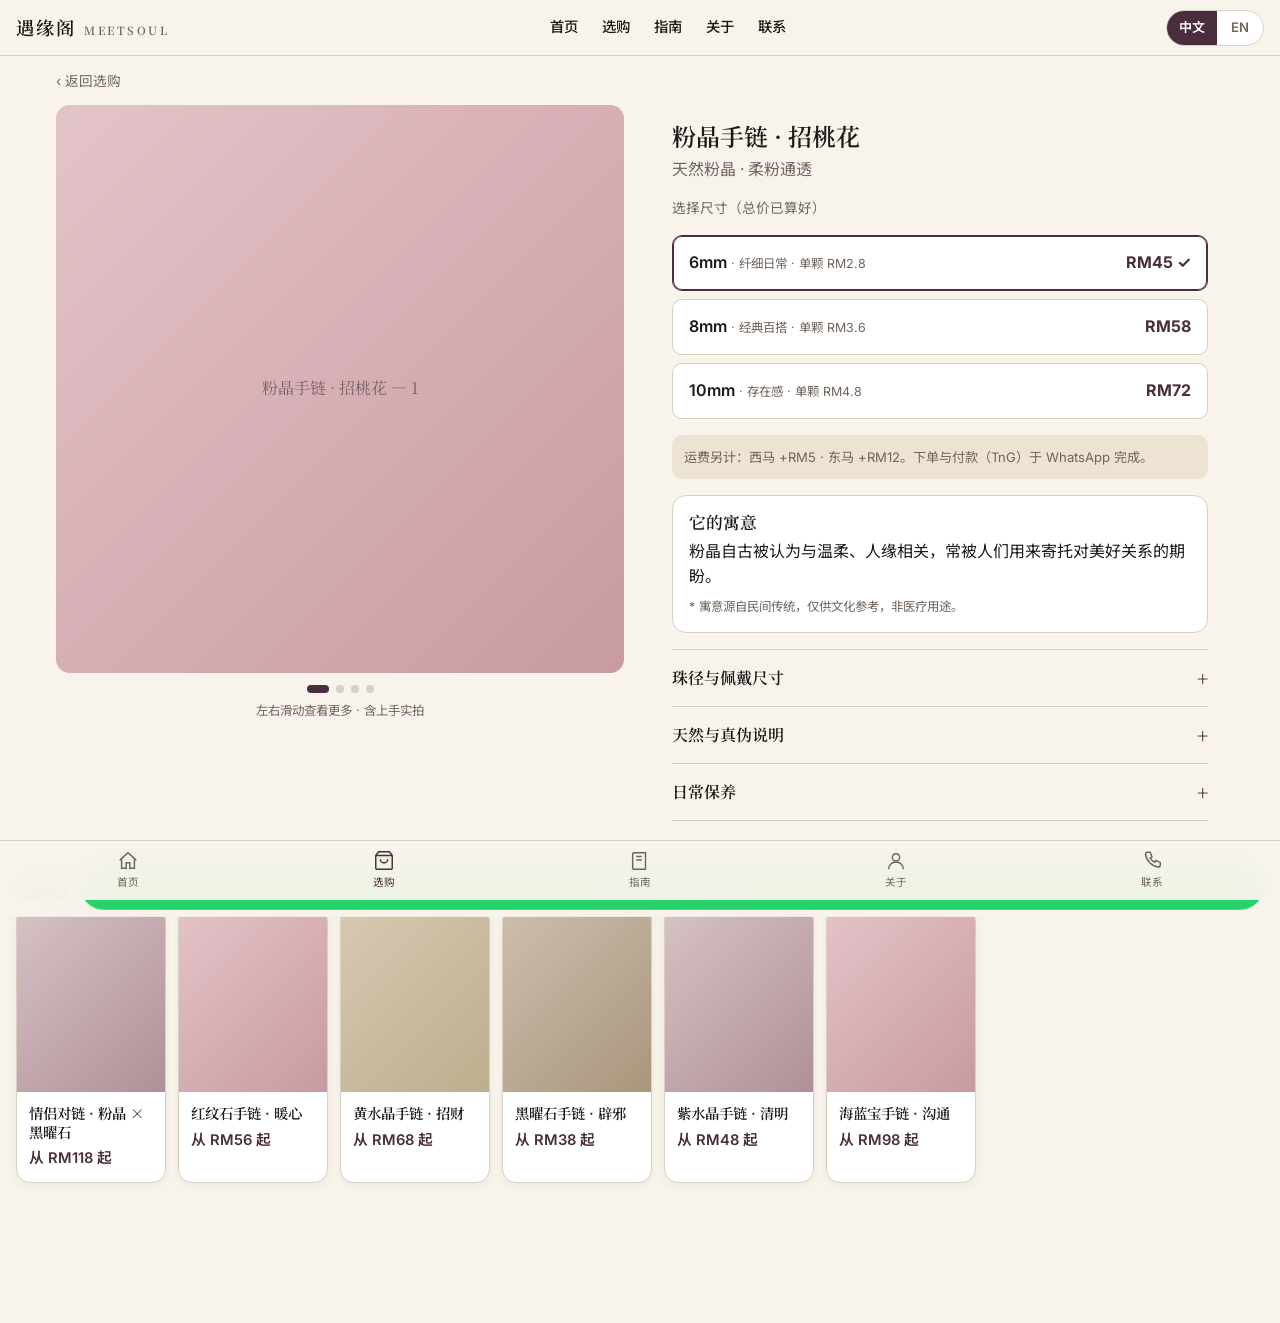
<file: meetsoul/product.html>
<!DOCTYPE html>
<html lang="zh">
<head>
<meta charset="UTF-8">
<meta name="viewport" content="width=device-width, initial-scale=1.0, viewport-fit=cover">
<meta name="theme-color" content="#F8F4EC">
<title>水晶详情 · 遇缘阁 MeetSoul Crystal</title>
<meta name="description" content="天然水晶手链详情：多角度图、上手实拍、各尺寸总价、寓意说明、保养指南与 WhatsApp 下单。">
<link rel="preconnect" href="https://fonts.googleapis.com">
<link rel="preconnect" href="https://fonts.gstatic.com" crossorigin>
<link href="https://fonts.googleapis.com/css2?family=Cormorant+Garamond:wght@500;600&family=Inter:wght@400;500;600;700&family=Noto+Sans+SC:wght@400;500;700&family=Noto+Serif+SC:wght@500;600&display=swap" rel="stylesheet">
<link rel="stylesheet" href="assets/styles.css">
</head>
<body class="has-cta">

<header class="topbar">
  <a class="brand" href="index.html" aria-label="MeetSoul Crystal home"><span class="zh">遇缘阁</span><span class="en">MeetSoul</span></a>
  <nav class="top-links" aria-label="Primary">
    <a href="index.html" data-zh="首页" data-en="Home">首页</a>
    <a href="shop.html" data-zh="选购" data-en="Shop">选购</a>
    <a href="guide.html" data-zh="指南" data-en="Guide">指南</a>
    <a href="about.html" data-zh="关于" data-en="About">关于</a>
    <a href="contact.html" data-zh="联系" data-en="Contact">联系</a>
  </nav>
  <div class="lang-switch" role="group" aria-label="Language / 语言">
    <button data-lang-btn="zh" aria-pressed="true">中文</button>
    <button data-lang-btn="en" aria-pressed="false">EN</button>
  </div>
</header>

<main id="pd-root">
  <div class="wrap" style="padding-top:12px">
    <a href="shop.html" class="muted" style="font-size:.85rem" data-zh="‹ 返回选购" data-en="‹ Back to shop">‹ 返回选购</a>
  </div>

  <div class="pd-grid wrap" style="padding-top:12px">
    <!-- ░░ GALLERY (swipe carousel, brief §8.6) ░░ -->
    <div>
      <div class="gallery">
        <div class="gallery-track">
          <div class="gallery-slide s1"></div>
          <div class="gallery-slide s2"></div>
          <div class="gallery-slide s3"></div>
          <div class="gallery-slide s4"></div>
        </div>
      </div>
      <div class="dots" role="tablist" aria-label="Gallery"></div>
      <p class="muted center" style="font-size:.78rem;margin-top:-4px" data-zh="左右滑动查看更多 · 含上手实拍" data-en="Swipe for more · includes on-wrist shot">左右滑动查看更多 · 含上手实拍</p>
    </div>

    <!-- ░░ DETAILS ░░ -->
    <div class="pd-body">
      <h1 id="pd-name">—</h1>
      <p class="pd-sub" id="pd-sub">—</p>

      <p class="muted" style="font-size:.85rem;margin-bottom:4px" data-zh="选择尺寸（总价已算好）" data-en="Choose a size (total shown)">选择尺寸（总价已算好）</p>
      <div class="size-opts" id="pd-sizes"></div>

      <!-- shipping note near CTA (brief §7) -->
      <p class="ship-note" data-zh="运费另计：西马 +RM5 · 东马 +RM12。下单与付款（TnG）于 WhatsApp 完成。" data-en="Shipping: +RM5 West Malaysia · +RM12 East Malaysia. Ordering & payment (TnG) completed over WhatsApp.">运费另计：西马 +RM5 · 东马 +RM12。下单与付款（TnG）于 WhatsApp 完成。</p>

      <!-- meaning blurb (non-medical, brief §3 compliance) -->
      <div class="blurb">
        <h3 data-zh="它的寓意" data-en="What it's associated with">它的寓意</h3>
        <p id="pd-blurb">—</p>
        <p class="muted" style="font-size:.78rem;margin-top:8px" data-zh="* 寓意源自民间传统，仅供文化参考，非医疗用途。" data-en="* Meanings reflect folk tradition, for cultural interest only — not medical advice.">* 寓意源自民间传统，仅供文化参考，非医疗用途。</p>
      </div>

      <!-- accordions (brief §8.6) -->
      <div>
        <div class="acc">
          <button class="acc-head" aria-expanded="false"><span data-zh="珠径与佩戴尺寸" data-en="Bead size & fit">珠径与佩戴尺寸</span><span class="ico">+</span></button>
          <div class="acc-panel"><div class="acc-panel-inner">
            <p data-zh="6/8mm 纤细日常，10/12mm 更具存在感，14mm 以上偏大气。手围可于 WhatsApp 告知我们，为你调整珠数。" data-en="6/8mm is delicate for everyday; 10/12mm reads as a statement; 14mm+ is bold. Share your wrist size on WhatsApp and we'll adjust the bead count.">6/8mm 纤细日常，10/12mm 更具存在感，14mm 以上偏大气。手围可于 WhatsApp 告知我们，为你调整珠数。</p>
          </div></div>
        </div>
        <div class="acc">
          <button class="acc-head" aria-expanded="false"><span data-zh="天然与真伪说明" data-en="Authenticity note">天然与真伪说明</span><span class="ico">+</span></button>
          <div class="acc-panel"><div class="acc-panel-inner">
            <p data-zh="均为天然水晶，带有自然内含物与轻微色差——这正是天然的证明，而非瑕疵。每条手链都略有不同。" data-en="All natural stones, with inclusions and slight colour variation — signs of authenticity, not flaws. Each bracelet is a little different.">均为天然水晶，带有自然内含物与轻微色差——这正是天然的证明，而非瑕疵。每条手链都略有不同。</p>
          </div></div>
        </div>
        <div class="acc">
          <button class="acc-head" aria-expanded="false"><span data-zh="日常保养" data-en="Care instructions">日常保养</span><span class="ico">+</span></button>
          <div class="acc-panel"><div class="acc-panel-inner">
            <p data-zh="避免接触香水、化妆品与长时间泡水；不戴时收纳于柔软布袋。详尽保养见《指南》。" data-en="Avoid perfume, cosmetics and long water exposure; store in a soft pouch when not worn. Full care tips are in the Guide.">避免接触香水、化妆品与长时间泡水；不戴时收纳于柔软布袋。详尽保养见《指南》。</p>
          </div></div>
        </div>
      </div>

      <!-- pairs well with (brief PDP) -->
      <div style="margin-top:24px">
        <div class="sec-head" style="text-align:left;margin-bottom:12px">
          <h2 style="font-size:1.25rem" data-zh="搭配推荐" data-en="Pairs well with">搭配推荐</h2>
        </div>
      </div>
    </div>
  </div>

  <div class="hcarousel" id="pairs"></div>
</main>

<!-- ░░ STICKY CTA BAR (brief §8.6) ░░ -->
<div class="cta-bar" role="region" aria-label="Order">
  <div class="cta-price">
    <span class="lbl" id="cta-size" data-zh="已选尺寸" data-en="Selected">已选尺寸</span>
    <span class="val" id="cta-price">—</span>
  </div>
  <a class="btn btn-wa pd-wa" href="#">
    <svg viewBox="0 0 24 24" aria-hidden="true"><path d="M.06 24l1.68-6.13A11.87 11.87 0 010 11.92C0 5.34 5.35 0 11.93 0a11.82 11.82 0 018.41 3.49 11.82 11.82 0 013.49 8.43c0 6.58-5.35 11.92-11.93 11.92a11.94 11.94 0 01-5.7-1.45L.06 24zM6.6 20.2l.36.21a9.9 9.9 0 004.96 1.36 9.92 9.92 0 009.92-9.91 9.85 9.85 0 00-2.9-7.01A9.84 9.84 0 0011.93 2a9.92 9.92 0 00-9.92 9.91c0 1.9.54 3.74 1.56 5.33l.24.38-1 3.63 3.79-1.05z"/></svg>
    <span data-zh="WhatsApp 下单" data-en="Order via WhatsApp">WhatsApp 下单</span>
  </a>
</div>

<nav class="tabbar" aria-label="Mobile primary">
  <a href="index.html"><svg viewBox="0 0 24 24" aria-hidden="true"><path d="M3 11l9-8 9 8M5 10v10h5v-6h4v6h5V10"/></svg><span data-zh="首页" data-en="Home">首页</span></a>
  <a href="shop.html" aria-current="page"><svg viewBox="0 0 24 24" aria-hidden="true"><path d="M6 2L3 6v14a1 1 0 001 1h16a1 1 0 001-1V6l-3-4zM3 6h18M16 10a4 4 0 01-8 0"/></svg><span data-zh="选购" data-en="Shop">选购</span></a>
  <a href="guide.html"><svg viewBox="0 0 24 24" aria-hidden="true"><path d="M4 5a2 2 0 012-2h12v18H6a2 2 0 01-2-2zM18 3v18M8 7h6M8 11h6"/></svg><span data-zh="指南" data-en="Guide">指南</span></a>
  <a href="about.html"><svg viewBox="0 0 24 24" aria-hidden="true"><circle cx="12" cy="8" r="4"/><path d="M4 21a8 8 0 0116 0"/></svg><span data-zh="关于" data-en="About">关于</span></a>
  <a href="contact.html"><svg viewBox="0 0 24 24" aria-hidden="true"><path d="M21 16.5a2 2 0 01-2 2 16 16 0 01-14-14 2 2 0 012-2h3l2 5-2 1a12 12 0 005 5l1-2 5 2z"/></svg><span data-zh="联系" data-en="Contact">联系</span></a>
</nav>

<script src="assets/data.js"></script>
<script src="assets/app.js"></script>
<script src="assets/product.js"></script>
</body>
</html>
</file>
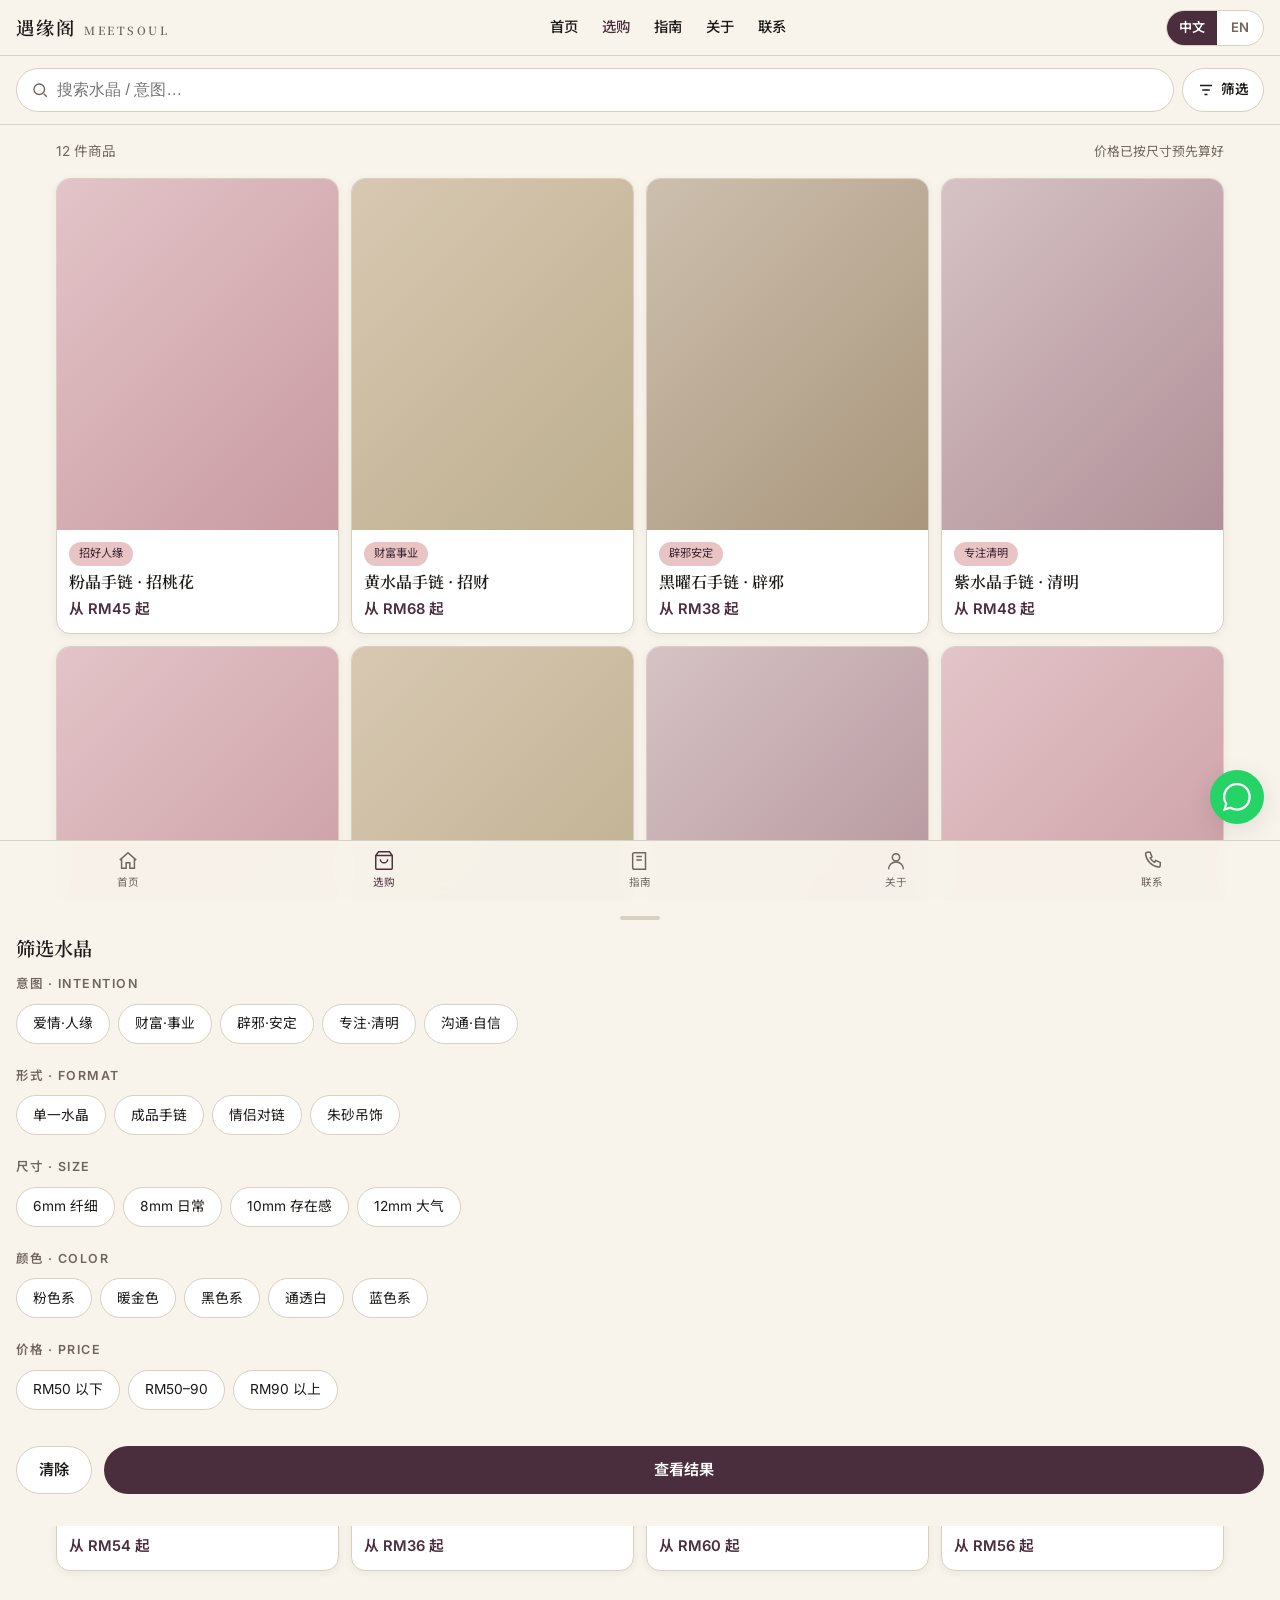
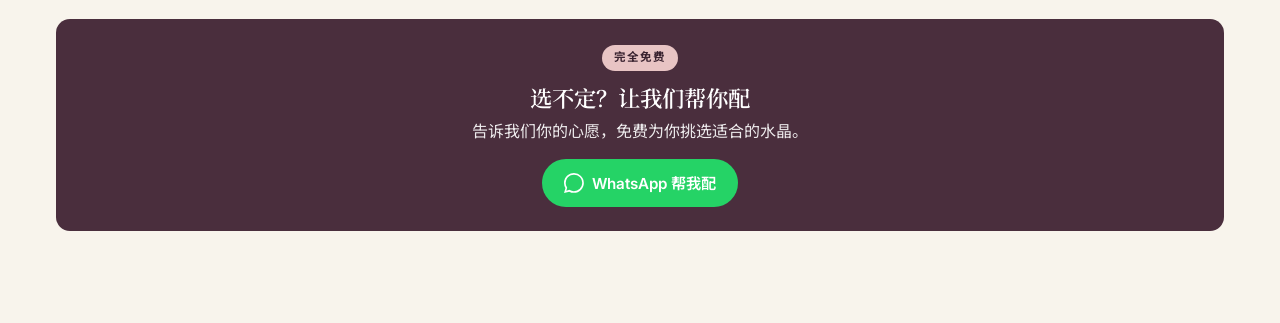
<file: meetsoul/shop.html>
<!DOCTYPE html>
<html lang="zh">
<head>
<meta charset="UTF-8">
<meta name="viewport" content="width=device-width, initial-scale=1.0, viewport-fit=cover">
<meta name="theme-color" content="#F8F4EC">
<title>选购水晶 · 遇缘阁 MeetSoul Crystal</title>
<meta name="description" content="依水晶种类、意图、形式选购天然水晶手链。可按尺寸、价格、颜色筛选。">
<link rel="preconnect" href="https://fonts.googleapis.com">
<link rel="preconnect" href="https://fonts.gstatic.com" crossorigin>
<link href="https://fonts.googleapis.com/css2?family=Cormorant+Garamond:wght@500;600&family=Inter:wght@400;500;600;700&family=Noto+Sans+SC:wght@400;500;700&family=Noto+Serif+SC:wght@500;600&display=swap" rel="stylesheet">
<link rel="stylesheet" href="assets/styles.css">
</head>
<body>

<header class="topbar">
  <a class="brand" href="index.html" aria-label="MeetSoul Crystal home"><span class="zh">遇缘阁</span><span class="en">MeetSoul</span></a>
  <nav class="top-links" aria-label="Primary">
    <a href="index.html" data-zh="首页" data-en="Home">首页</a>
    <a href="shop.html" aria-current="page" data-zh="选购" data-en="Shop">选购</a>
    <a href="guide.html" data-zh="指南" data-en="Guide">指南</a>
    <a href="about.html" data-zh="关于" data-en="About">关于</a>
    <a href="contact.html" data-zh="联系" data-en="Contact">联系</a>
  </nav>
  <div class="lang-switch" role="group" aria-label="Language / 语言">
    <button data-lang-btn="zh" aria-pressed="true">中文</button>
    <button data-lang-btn="en" aria-pressed="false">EN</button>
  </div>
</header>

<main>
  <!-- ░░ SEARCH + FILTER TOOLBAR (sticky, brief §8.10) ░░ -->
  <div class="shop-toolbar">
    <label class="search-field">
      <svg viewBox="0 0 24 24" aria-hidden="true"><circle cx="11" cy="11" r="7"/><path d="M21 21l-4-4"/></svg>
      <span class="visually-hidden" data-zh="搜索水晶" data-en="Search crystals">搜索水晶</span>
      <input id="shop-search" type="search" inputmode="search" data-ph-zh="搜索水晶 / 意图…" data-ph-en="Search stones / intentions…" placeholder="搜索水晶 / 意图…">
    </label>
    <button class="filter-btn" type="button" onclick="MS.openSheet('filter-sheet')" aria-haspopup="dialog">
      <svg viewBox="0 0 24 24" aria-hidden="true"><path d="M4 6h16M7 12h10M10 18h4"/></svg>
      <span data-zh="筛选" data-en="Filter">筛选</span>
      <span class="count" id="filter-count" style="display:none">0</span>
    </button>
  </div>

  <div class="shop-meta wrap" style="max-width:1200px">
    <span class="count-label" id="result-count">—</span>
    <span class="muted" style="font-size:.8rem" data-zh="价格已按尺寸预先算好" data-en="Totals pre-calculated per size">价格已按尺寸预先算好</span>
  </div>

  <section class="section wrap" style="padding-top:16px">
    <div class="prod-grid" id="prod-grid"></div>
  </section>

  <section class="wrap" style="padding-bottom:32px">
    <div class="lead reveal">
      <span class="free-pill" data-zh="完全免费" data-en="ALWAYS FREE">完全免费</span>
      <h2 data-zh="选不定？让我们帮你配" data-en="Not sure? We'll match you">选不定？让我们帮你配</h2>
      <p data-zh="告诉我们你的心愿，免费为你挑选适合的水晶。" data-en="Tell us your intention — we'll suggest stones that fit, free of charge.">告诉我们你的心愿，免费为你挑选适合的水晶。</p>
      <a class="btn btn-wa" data-wa-zh="你好 MeetSoul！我想要免费能量配对，帮我挑选水晶 🙏" data-wa-en="Hi MeetSoul! I'd like free energy matching — please help me choose 🙏" href="#">
        <svg viewBox="0 0 24 24" aria-hidden="true"><path d="M.06 24l1.68-6.13A11.87 11.87 0 010 11.92C0 5.34 5.35 0 11.93 0a11.82 11.82 0 018.41 3.49 11.82 11.82 0 013.49 8.43c0 6.58-5.35 11.92-11.93 11.92a11.94 11.94 0 01-5.7-1.45L.06 24zM6.6 20.2l.36.21a9.9 9.9 0 004.96 1.36 9.92 9.92 0 009.92-9.91 9.85 9.85 0 00-2.9-7.01A9.84 9.84 0 0011.93 2a9.92 9.92 0 00-9.92 9.91c0 1.9.54 3.74 1.56 5.33l.24.38-1 3.63 3.79-1.05z"/></svg>
        <span data-zh="WhatsApp 帮我配" data-en="Match me on WhatsApp">WhatsApp 帮我配</span>
      </a>
    </div>
  </section>
</main>

<!-- ░░ FILTER BOTTOM SHEET (brief §8.6) ░░ -->
<div class="sheet-overlay" id="filter-sheet-overlay" onclick="MS.closeSheet('filter-sheet')"></div>
<div class="sheet" id="filter-sheet" role="dialog" aria-modal="true" aria-label="Filters">
  <div class="sheet-grip"></div>
  <h3 data-zh="筛选水晶" data-en="Filter crystals">筛选水晶</h3>
  <div id="filter-body"></div>
  <div class="sheet-actions">
    <button class="btn btn-ghost" id="filter-clear" type="button" data-zh="清除" data-en="Clear">清除</button>
    <button class="btn btn-primary" id="filter-apply" type="button" style="flex:1" data-zh="查看结果" data-en="Show results">查看结果</button>
  </div>
</div>

<nav class="tabbar" aria-label="Mobile primary">
  <a href="index.html"><svg viewBox="0 0 24 24" aria-hidden="true"><path d="M3 11l9-8 9 8M5 10v10h5v-6h4v6h5V10"/></svg><span data-zh="首页" data-en="Home">首页</span></a>
  <a href="shop.html" aria-current="page"><svg viewBox="0 0 24 24" aria-hidden="true"><path d="M6 2L3 6v14a1 1 0 001 1h16a1 1 0 001-1V6l-3-4zM3 6h18M16 10a4 4 0 01-8 0"/></svg><span data-zh="选购" data-en="Shop">选购</span></a>
  <a href="guide.html"><svg viewBox="0 0 24 24" aria-hidden="true"><path d="M4 5a2 2 0 012-2h12v18H6a2 2 0 01-2-2zM18 3v18M8 7h6M8 11h6"/></svg><span data-zh="指南" data-en="Guide">指南</span></a>
  <a href="about.html"><svg viewBox="0 0 24 24" aria-hidden="true"><circle cx="12" cy="8" r="4"/><path d="M4 21a8 8 0 0116 0"/></svg><span data-zh="关于" data-en="About">关于</span></a>
  <a href="contact.html"><svg viewBox="0 0 24 24" aria-hidden="true"><path d="M21 16.5a2 2 0 01-2 2 16 16 0 01-14-14 2 2 0 012-2h3l2 5-2 1a12 12 0 005 5l1-2 5 2z"/></svg><span data-zh="联系" data-en="Contact">联系</span></a>
</nav>

<a class="wa-float" data-wa-zh="你好 MeetSoul！我想咨询水晶 🙏" data-wa-en="Hi MeetSoul! I'd like to ask about your crystals 🙏" href="#" aria-label="WhatsApp">
  <svg viewBox="0 0 24 24" aria-hidden="true"><path d="M.06 24l1.68-6.13A11.87 11.87 0 010 11.92C0 5.34 5.35 0 11.93 0a11.82 11.82 0 018.41 3.49 11.82 11.82 0 013.49 8.43c0 6.58-5.35 11.92-11.93 11.92a11.94 11.94 0 01-5.7-1.45L.06 24zM6.6 20.2l.36.21a9.9 9.9 0 004.96 1.36 9.92 9.92 0 009.92-9.91 9.85 9.85 0 00-2.9-7.01A9.84 9.84 0 0011.93 2a9.92 9.92 0 00-9.92 9.91c0 1.9.54 3.74 1.56 5.33l.24.38-1 3.63 3.79-1.05z"/></svg>
</a>

<script src="assets/data.js"></script>
<script src="assets/app.js"></script>
<script src="assets/shop.js"></script>
</body>
</html>
</file>
<file: meetsoul/assets/styles.css>
/* ════════════════════════════════════════════════════════════
   遇缘阁 MEETSOUL CRYSTAL — Mobile-First Design System
   Tokens & component styles per design brief §4, §8
   ════════════════════════════════════════════════════════════ */

/* ---- Reset ---- */
*,*::before,*::after{box-sizing:border-box;margin:0;padding:0}
html{-webkit-text-size-adjust:100%;scroll-behavior:smooth}
img,svg{display:block;max-width:100%}
button{font:inherit;color:inherit;cursor:pointer;background:none;border:none}
a{color:inherit;text-decoration:none}
ul{list-style:none}

/* ---- Design tokens (brief §8.5) ---- */
:root{
  --bg-cream:#F8F4EC;
  --bg-beige:#EDE3D3;
  --accent-blush:#E8C4C4;
  --ink-black:#1C1A18;
  --accent-plum:#4A2E3D;
  --neutral-line:#D8D0C0;

  /* derived */
  --plum-dark:#3a2330;
  --muted:#6f655c;          /* AA on cream */
  --whatsapp:#25D366;

  /* spacing scale (brief §8.3) */
  --s1:4px;--s2:8px;--s3:12px;--s4:16px;--s6:24px;--s8:32px;--s12:48px;--s16:64px;

  /* typography (brief §8.4) */
  --serif:"Noto Serif SC","Cormorant Garamond",Georgia,serif;
  --serif-en:"Cormorant Garamond","Noto Serif SC",Georgia,serif;
  --sans:"Inter","Noto Sans SC",system-ui,-apple-system,"Segoe UI",sans-serif;

  --radius:14px;--radius-s:10px;--radius-pill:999px;

  --shadow-s:0 2px 8px rgba(28,26,24,.06);
  --shadow-m:0 6px 24px rgba(28,26,24,.10);
  --shadow-l:0 16px 48px rgba(28,26,24,.16);

  --tab-h:60px;          /* bottom nav */
  --cta-h:64px;          /* sticky CTA */
  --top-h:56px;          /* top bar */
  --safe-b:env(safe-area-inset-bottom,0px);
  --maxw:1200px;
}

/* ---- Base ---- */
body{
  font-family:var(--sans);
  font-size:16px;          /* never below 16 on mobile, §8.4 */
  line-height:1.55;
  color:var(--ink-black);
  background:var(--bg-cream);
  -webkit-font-smoothing:antialiased;
  /* keep content clear of fixed top bar + bottom tab bar */
  padding-top:var(--top-h);
  padding-bottom:calc(var(--tab-h) + var(--safe-b));
  min-height:100vh;
}
body.has-cta{padding-bottom:calc(var(--tab-h) + var(--cta-h) + var(--safe-b))}

h1,h2,h3,h4{font-family:var(--serif);font-weight:600;line-height:1.25;color:var(--ink-black)}
.lang-en h1,.lang-en h2,.lang-en h3,.lang-en h4{font-family:var(--serif-en);letter-spacing:.2px}

:focus-visible{outline:2px solid var(--accent-plum);outline-offset:2px;border-radius:4px}

.wrap{max-width:var(--maxw);margin-inline:auto;padding-inline:var(--s4)}
.section{padding-block:var(--s12)}
.muted{color:var(--muted)}
.center{text-align:center}

/* show/hide by language (default Chinese, §8.10) */
[data-en-text]{display:none}
.visually-hidden{position:absolute;width:1px;height:1px;overflow:hidden;clip:rect(0 0 0 0);white-space:nowrap}

/* ════════ TOP BAR ════════ */
.topbar{
  position:fixed;top:0;left:0;right:0;z-index:50;height:var(--top-h);
  display:flex;align-items:center;justify-content:space-between;
  padding-inline:var(--s4);
  background:rgba(248,244,236,.92);backdrop-filter:blur(12px);
  border-bottom:1px solid var(--neutral-line);
}
.brand{display:flex;align-items:baseline;gap:8px;font-family:var(--serif);font-weight:600}
.brand .zh{font-size:1.15rem;letter-spacing:2px}
.brand .en{font-size:.7rem;letter-spacing:2.5px;color:var(--muted);text-transform:uppercase}

/* language switch (brief §5, §8.10) */
.lang-switch{display:inline-flex;border:1px solid var(--neutral-line);border-radius:var(--radius-pill);overflow:hidden;background:#fff}
.lang-switch button{
  min-width:46px;min-height:34px;padding:0 12px;font-size:.82rem;font-weight:600;color:var(--muted);
}
.lang-switch button[aria-pressed="true"]{background:var(--accent-plum);color:#fff}

/* ════════ BOTTOM TAB BAR (brief §5, §8.3) ════════ */
.tabbar{
  position:fixed;bottom:0;left:0;right:0;z-index:50;
  height:calc(var(--tab-h) + var(--safe-b));
  padding-bottom:var(--safe-b);
  display:flex;background:rgba(248,244,236,.96);backdrop-filter:blur(12px);
  border-top:1px solid var(--neutral-line);
}
.tabbar a{
  flex:1;display:flex;flex-direction:column;align-items:center;justify-content:center;gap:3px;
  min-height:44px;font-size:.66rem;letter-spacing:.3px;color:var(--muted);
}
.tabbar a svg{width:22px;height:22px;stroke:currentColor;fill:none;stroke-width:1.6}
.tabbar a[aria-current="page"]{color:var(--accent-plum)}
.tabbar a[aria-current="page"] svg{stroke:var(--accent-plum)}

/* ════════ FLOATING WHATSAPP (brief §5) ════════ */
.wa-float{
  position:fixed;right:16px;z-index:45;
  bottom:calc(var(--tab-h) + var(--safe-b) + 16px);
  width:54px;height:54px;border-radius:50%;
  display:flex;align-items:center;justify-content:center;
  background:var(--whatsapp);color:#fff;box-shadow:var(--shadow-m);
}
body.has-cta .wa-float{bottom:calc(var(--tab-h) + var(--cta-h) + var(--safe-b) + 16px)}
.wa-float svg{width:28px;height:28px;fill:#fff}

/* ════════ BUTTONS ════════ */
.btn{
  display:inline-flex;align-items:center;justify-content:center;gap:8px;
  min-height:48px;padding:0 22px;border-radius:var(--radius-pill);
  font-weight:600;font-size:.95rem;text-align:center;transition:transform .15s,background .2s;
}
.btn:active{transform:scale(.97)}
.btn-primary{background:var(--accent-plum);color:#fff}
.btn-primary:hover{background:var(--plum-dark)}
.btn-wa{background:var(--whatsapp);color:#fff}
.btn-ghost{border:1px solid var(--neutral-line);background:#fff;color:var(--ink-black)}
.btn-block{width:100%}
.btn svg{width:20px;height:20px;fill:currentColor}

/* ════════ HERO ════════ */
.hero{
  position:relative;padding:var(--s16) var(--s4) var(--s12);
  background:linear-gradient(180deg,var(--bg-beige) 0%,var(--bg-cream) 100%);
  text-align:center;overflow:hidden;
}
.hero .kicker{font-size:.78rem;letter-spacing:3px;text-transform:uppercase;color:var(--accent-plum);margin-bottom:var(--s4)}
.hero h1{font-size:2rem;line-height:1.2;margin-bottom:var(--s4)}
.hero p{max-width:34ch;margin:0 auto var(--s6);color:var(--muted)}
.hero-cta{display:flex;flex-direction:column;gap:var(--s3);align-items:center}
.hero-figure{
  margin:var(--s8) auto 0;max-width:300px;aspect-ratio:4/5;border-radius:var(--radius);
  background:
    radial-gradient(120% 80% at 30% 20%,rgba(255,255,255,.55),transparent 60%),
    linear-gradient(135deg,#e6c9c9,#d8c6b0 55%,#c9b59c);
  box-shadow:var(--shadow-l);display:flex;align-items:flex-end;justify-content:center;
}
.hero-figure span{font-family:var(--serif);color:rgba(28,26,24,.55);font-size:.8rem;padding:0 0 14px}

/* trust strip (brief §5) */
.trust{
  display:flex;flex-wrap:wrap;justify-content:center;gap:var(--s2) var(--s6);
  padding:var(--s4) var(--s4);background:var(--ink-black);color:#fff;text-align:center;
}
.trust div{display:flex;flex-direction:column;font-size:.72rem;letter-spacing:.5px;opacity:.85}
.trust strong{font-family:var(--serif);font-size:1.05rem;opacity:1}

/* section heading */
.sec-head{margin-bottom:var(--s6);text-align:center}
.sec-head .eyebrow{font-size:.74rem;letter-spacing:2.5px;text-transform:uppercase;color:var(--accent-plum)}
.sec-head h2{font-size:1.6rem;margin-top:6px}
.sec-head p{color:var(--muted);margin-top:8px;max-width:40ch;margin-inline:auto}

/* ════════ ENTRY CARDS ════════ */
.entry-grid{display:grid;grid-template-columns:repeat(2,1fr);gap:var(--s3)}
.entry-card{
  position:relative;border-radius:var(--radius);overflow:hidden;min-height:148px;
  display:flex;flex-direction:column;justify-content:flex-end;padding:var(--s4);color:#fff;
  box-shadow:var(--shadow-s);
}
.entry-card::after{content:"";position:absolute;inset:0;background:linear-gradient(180deg,transparent 35%,rgba(28,26,24,.55));z-index:0}
.entry-card>*{position:relative;z-index:1}
.entry-card h3{color:#fff;font-size:1.05rem}
.entry-card span{font-size:.74rem;opacity:.9}
.ec-stone{background:linear-gradient(135deg,#cdbfae,#b7a68f)}
.ec-intent{background:linear-gradient(135deg,#e0b9bd,#c98f97)}
.ec-new{background:linear-gradient(135deg,#bcae9a,#9c8a72)}
.ec-couple{background:linear-gradient(135deg,#caa9b0,#6e4a59)}

/* ════════ PRODUCT CARD (brief §8.6) ════════ */
.prod-grid{display:grid;grid-template-columns:repeat(2,1fr);gap:var(--s3)}
.prod-card{
  background:#fff;border:1px solid var(--neutral-line);border-radius:var(--radius);overflow:hidden;
  display:flex;flex-direction:column;box-shadow:var(--shadow-s);transition:transform .15s,box-shadow .2s;
}
.prod-card:active{transform:scale(.985)}
.prod-card:hover{box-shadow:var(--shadow-m)}
.prod-thumb{aspect-ratio:4/5;display:flex;align-items:center;justify-content:center;font-family:var(--serif);color:rgba(28,26,24,.5);font-size:.78rem}
.prod-body{padding:var(--s3);display:flex;flex-direction:column;gap:6px}
.prod-body .name{font-family:var(--serif);font-weight:600;font-size:1rem;line-height:1.3}
.prod-body .price{font-size:.92rem;font-weight:600;color:var(--accent-plum)}
.tag{align-self:flex-start;font-size:.7rem;padding:3px 10px;border-radius:var(--radius-pill);background:var(--accent-blush);color:var(--plum-dark)}

/* ════════ FILTER / SEARCH BAR (brief §8.6, §8.10) ════════ */
.shop-toolbar{
  position:sticky;top:var(--top-h);z-index:30;
  background:var(--bg-cream);padding:var(--s3) var(--s4);
  border-bottom:1px solid var(--neutral-line);
  display:flex;gap:var(--s2);
}
.search-field{flex:1;display:flex;align-items:center;gap:8px;background:#fff;border:1px solid var(--neutral-line);border-radius:var(--radius-pill);padding:0 14px;min-height:44px}
.search-field input{border:none;outline:none;flex:1;font-size:16px;background:transparent}
.search-field svg{width:18px;height:18px;stroke:var(--muted);fill:none;stroke-width:1.8}
.filter-btn{min-width:48px;min-height:44px;border:1px solid var(--neutral-line);border-radius:var(--radius-pill);background:#fff;display:flex;align-items:center;justify-content:center;gap:6px;padding:0 14px;font-size:.85rem;font-weight:600}
.filter-btn svg{width:18px;height:18px;stroke:currentColor;fill:none;stroke-width:1.8}
.filter-btn .count{background:var(--accent-plum);color:#fff;border-radius:999px;font-size:.7rem;min-width:18px;height:18px;display:inline-flex;align-items:center;justify-content:center;padding:0 5px}

/* result meta */
.shop-meta{padding:var(--s4) var(--s4) 0;display:flex;justify-content:space-between;align-items:center}
.shop-meta .count-label{font-size:.85rem;color:var(--muted)}

/* ════════ BOTTOM SHEET (filters) ════════ */
.sheet-overlay{position:fixed;inset:0;background:rgba(28,26,24,.45);z-index:60;opacity:0;visibility:hidden;transition:opacity .25s}
.sheet-overlay.open{opacity:1;visibility:visible}
.sheet{
  position:fixed;left:0;right:0;bottom:0;z-index:61;max-height:85vh;overflow-y:auto;
  background:var(--bg-cream);border-radius:20px 20px 0 0;
  transform:translateY(100%);transition:transform .3s cubic-bezier(.4,0,.2,1);
  padding:var(--s4) var(--s4) calc(var(--s8) + var(--safe-b));
}
.sheet.open{transform:translateY(0)}
.sheet-grip{width:40px;height:4px;border-radius:99px;background:var(--neutral-line);margin:0 auto var(--s4)}
.sheet h3{font-size:1.2rem;margin-bottom:var(--s4)}
.filter-group{margin-bottom:var(--s6)}
.filter-group h4{font-family:var(--sans);font-size:.78rem;letter-spacing:1.5px;text-transform:uppercase;color:var(--muted);margin-bottom:var(--s3)}
.chips{display:flex;flex-wrap:wrap;gap:var(--s2)}
.chip{
  display:inline-flex;align-items:center;gap:6px;min-height:40px;padding:0 16px;
  border:1.5px solid var(--neutral-line);border-radius:var(--radius-pill);background:#fff;
  font-size:.86rem;color:var(--ink-black);
}
.chip[aria-pressed="true"]{border-color:var(--accent-plum);background:var(--accent-plum);color:#fff}
.chip[aria-pressed="true"]::before{content:"✓";font-size:.8rem}  /* not color-only, §8.8 */
.sheet-actions{display:flex;gap:var(--s3);position:sticky;bottom:0;padding-top:var(--s3);background:var(--bg-cream)}

/* ════════ PRODUCT DETAIL ════════ */
.gallery{position:relative;background:var(--bg-beige)}
.gallery-track{display:flex;overflow-x:auto;scroll-snap-type:x mandatory;scrollbar-width:none}
.gallery-track::-webkit-scrollbar{display:none}
.gallery-slide{flex:0 0 100%;scroll-snap-align:center;aspect-ratio:1/1;display:flex;align-items:center;justify-content:center;font-family:var(--serif);color:rgba(28,26,24,.5)}
.gallery-slide.s1{background:linear-gradient(135deg,#e3c4c8,#c89aa1)}
.gallery-slide.s2{background:linear-gradient(135deg,#d8c8b2,#bcae8e)}
.gallery-slide.s3{background:linear-gradient(135deg,#cdbfae,#a9967c)}
.gallery-slide.s4{background:linear-gradient(135deg,#d6c2c5,#b09098)}
.dots{display:flex;gap:7px;justify-content:center;padding:var(--s3)}
.dots button{width:8px;height:8px;border-radius:50%;background:var(--neutral-line);padding:0;min-height:0}
.dots button[aria-current="true"]{background:var(--accent-plum);width:22px;border-radius:99px}

.pd-body{padding:var(--s4)}
.pd-body h1{font-size:1.5rem;margin-bottom:6px}
.pd-sub{color:var(--muted);margin-bottom:var(--s4)}
.pd-price{font-size:1.4rem;font-weight:700;color:var(--accent-plum)}

/* size option selector — pre-calculated totals (brief §7, §8 PDP) */
.size-opts{display:flex;flex-direction:column;gap:var(--s2);margin:var(--s4) 0}
.size-opt{
  display:flex;justify-content:space-between;align-items:center;
  min-height:56px;padding:0 16px;border:1.5px solid var(--neutral-line);
  border-radius:var(--radius-s);background:#fff;text-align:left;
}
.size-opt[aria-pressed="true"]{border-color:var(--accent-plum);box-shadow:inset 0 0 0 1px var(--accent-plum)}
.size-opt .so-label{font-weight:600}
.size-opt .so-desc{font-size:.78rem;color:var(--muted)}
.size-opt .so-total{font-weight:700;color:var(--accent-plum)}
.size-opt[aria-pressed="true"] .so-total::after{content:" ✓";color:var(--accent-plum)}

.ship-note{font-size:.82rem;color:var(--muted);background:var(--bg-beige);border-radius:var(--radius-s);padding:var(--s3);margin-block:var(--s4)}

/* accordions (brief §8.6) */
.acc{border-top:1px solid var(--neutral-line)}
.acc:last-child{border-bottom:1px solid var(--neutral-line)}
.acc-head{width:100%;display:flex;justify-content:space-between;align-items:center;min-height:56px;font-weight:600;font-family:var(--serif);text-align:left;gap:12px}
.acc-head .ico{transition:transform .25s;font-size:1.2rem;color:var(--accent-plum)}
.acc-head[aria-expanded="true"] .ico{transform:rotate(45deg)}
.acc-panel{overflow:hidden;max-height:0;transition:max-height .3s ease}
.acc-panel-inner{padding:0 0 var(--s4);color:var(--muted)}

/* meaning blurb */
.blurb{background:#fff;border:1px solid var(--neutral-line);border-radius:var(--radius);padding:var(--s4);margin-block:var(--s4)}
.blurb h3{font-size:1.05rem;margin-bottom:6px}

/* pairs-well carousel */
.hcarousel{display:flex;gap:var(--s3);overflow-x:auto;padding:var(--s2) var(--s4) var(--s4);scroll-snap-type:x mandatory;scrollbar-width:none}
.hcarousel::-webkit-scrollbar{display:none}
.hcarousel .prod-card{flex:0 0 150px;scroll-snap-align:start}

/* ════════ STICKY CTA BAR (brief §8.6) ════════ */
.cta-bar{
  position:fixed;left:0;right:0;z-index:46;
  bottom:calc(var(--tab-h) + var(--safe-b));
  height:var(--cta-h);padding:0 var(--s4);
  display:flex;align-items:center;gap:var(--s3);
  background:rgba(248,244,236,.97);backdrop-filter:blur(12px);
  border-top:1px solid var(--neutral-line);
  transform:translateY(120%);transition:transform .3s ease;
}
.cta-bar.show{transform:translateY(0)}
.cta-bar .cta-price{display:flex;flex-direction:column;line-height:1.1}
.cta-bar .cta-price .lbl{font-size:.68rem;color:var(--muted)}
.cta-bar .cta-price .val{font-size:1.15rem;font-weight:700;color:var(--accent-plum)}
.cta-bar .btn{flex:1}

/* ════════ GUIDE ════════ */
.guide-tabs{display:flex;gap:var(--s2);overflow-x:auto;padding:var(--s4) var(--s4) 0;scrollbar-width:none}
.guide-tabs::-webkit-scrollbar{display:none}
.guide-tabs a{flex:0 0 auto;padding:8px 16px;border-radius:var(--radius-pill);background:#fff;border:1px solid var(--neutral-line);font-size:.85rem;font-weight:600}
.intent-card{background:#fff;border:1px solid var(--neutral-line);border-radius:var(--radius);padding:var(--s4);margin-bottom:var(--s3)}
.intent-card h3{font-size:1.15rem;margin-bottom:6px}
.intent-card .stones{display:flex;flex-wrap:wrap;gap:6px;margin:10px 0}
.intent-card .stones span{font-size:.74rem;padding:3px 10px;border-radius:99px;background:var(--bg-beige)}
.intent-card a{color:var(--accent-plum);font-weight:600;font-size:.9rem}

/* ════════ ABOUT ════════ */
.story-fig{aspect-ratio:16/10;border-radius:var(--radius);background:linear-gradient(135deg,#d8c6b0,#bca98f);margin-bottom:var(--s6);box-shadow:var(--shadow-m)}
.value-card{background:var(--bg-beige);border-radius:var(--radius);padding:var(--s4);margin-bottom:var(--s3)}
.value-card h3{font-size:1.1rem;margin-bottom:6px}
.review{background:#fff;border:1px solid var(--neutral-line);border-radius:var(--radius);padding:var(--s4);margin-bottom:var(--s3)}
.review .stars{color:#c9a44a;letter-spacing:2px;margin-bottom:8px}
.review .who{font-size:.82rem;color:var(--muted);margin-top:10px}

/* lead magnet banner (brief §6) */
.lead{background:var(--accent-plum);color:#fff;border-radius:var(--radius);padding:var(--s6) var(--s4);text-align:center}
.lead h2{color:#fff;font-size:1.4rem;margin-bottom:8px}
.lead p{opacity:.9;max-width:34ch;margin:0 auto var(--s4)}
.lead .free-pill{display:inline-block;background:var(--accent-blush);color:var(--plum-dark);font-size:.72rem;font-weight:700;letter-spacing:1px;padding:4px 12px;border-radius:99px;margin-bottom:var(--s3)}

/* ════════ CONTACT ════════ */
.info-row{display:flex;gap:var(--s3);align-items:flex-start;padding:var(--s4) 0;border-bottom:1px solid var(--neutral-line)}
.info-row svg{width:22px;height:22px;stroke:var(--accent-plum);fill:none;stroke-width:1.6;flex:0 0 auto;margin-top:2px}
.info-row .label{font-size:.74rem;letter-spacing:1px;text-transform:uppercase;color:var(--muted)}
.info-row .value{font-weight:600}

/* ════════ FOOTER ════════ */
.footer{background:var(--ink-black);color:#fff;padding:var(--s12) var(--s4);text-align:center}
.footer .brand .zh{color:#fff}
.footer .brand .en{color:rgba(255,255,255,.6)}
.footer nav{display:flex;flex-wrap:wrap;justify-content:center;gap:var(--s4);margin:var(--s6) 0;font-size:.88rem}
.footer nav a{color:rgba(255,255,255,.8)}
.footer .legal{font-size:.74rem;color:rgba(255,255,255,.5);line-height:1.7}

/* ════════ RESPONSIVE (brief §8.2) ════════ */
@media(min-width:768px){
  .hero h1{font-size:2.6rem}
  .prod-grid{grid-template-columns:repeat(3,1fr)}
  .entry-grid{grid-template-columns:repeat(4,1fr)}
  .pd-grid{display:grid;grid-template-columns:1fr 1fr;gap:var(--s8);align-items:start}
  .gallery{position:sticky;top:calc(var(--top-h) + var(--s4));border-radius:var(--radius);overflow:hidden}
}
@media(min-width:1024px){
  .prod-grid{grid-template-columns:repeat(4,1fr)}
  /* tab bar stays usable but top nav also offered */
  .top-links{display:flex !important}
}
.top-links{display:none;gap:var(--s6);font-size:.9rem;font-weight:500}
.top-links a[aria-current="page"]{color:var(--accent-plum)}

/* fade-in on scroll (brief §8.9) */
.reveal{opacity:0;transform:translateY(16px);transition:opacity .6s ease,transform .6s ease}
.reveal.in{opacity:1;transform:none}

@media(prefers-reduced-motion:reduce){
  *{animation-duration:.001ms !important;transition-duration:.001ms !important;scroll-behavior:auto !important}
  .reveal{opacity:1;transform:none}
}
</file>
